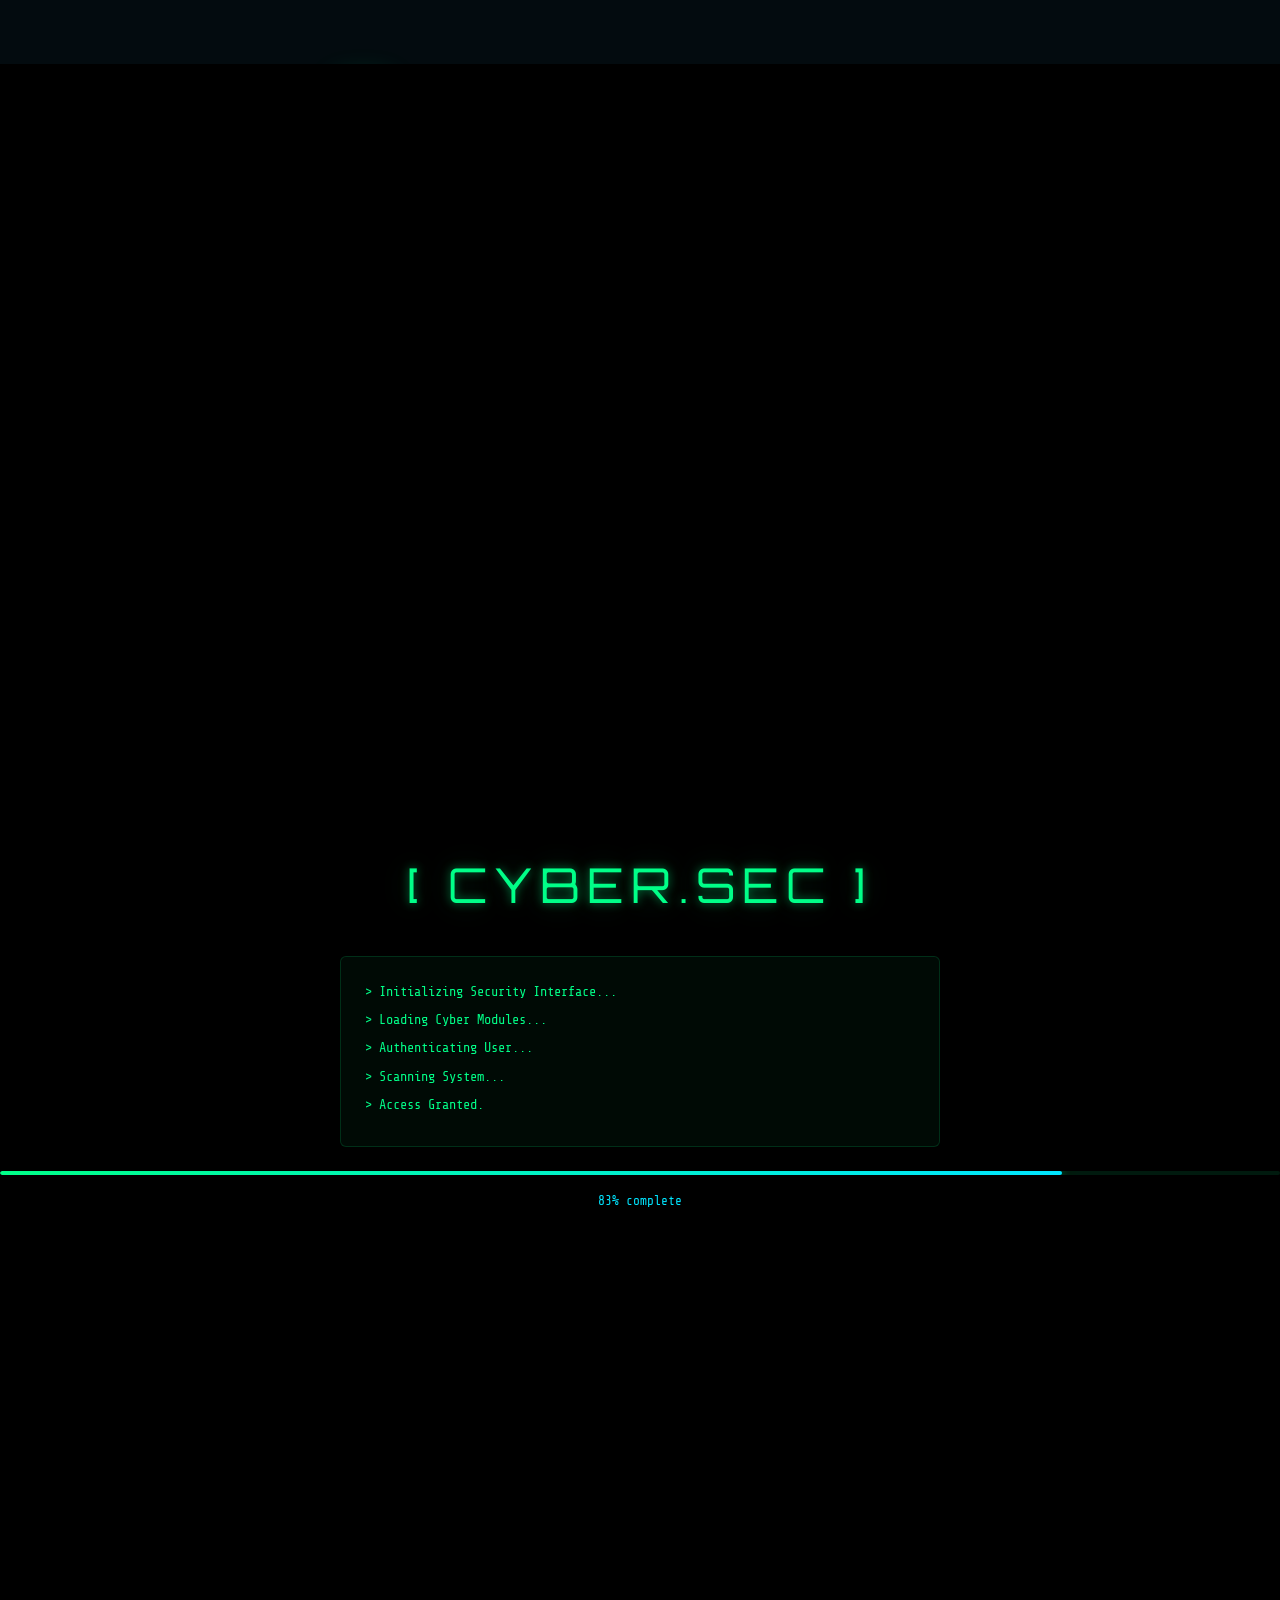
<file: index.html>
<!DOCTYPE html>
<html lang="en">
<head>
  <meta charset="UTF-8" />
  <meta name="viewport" content="width=device-width, initial-scale=1.0" />
  <title>Bayu Aji Prasetya | Cyber Security Portfolio</title>
  <link rel="stylesheet" href="style.css" />
</head>
<body>

<!-- Loading Screen -->
<div id="loading-screen">
  <div class="loading-logo">[ CYBER.SEC ]</div>
  <div class="loading-console"></div>
  <div class="loading-progress-wrap">
    <div class="loading-progress-bar"></div>
  </div>
  <div class="loading-status">0% complete</div>
</div>

<!-- Background + Scanline -->
<div class="bg-grid"></div>
<div class="scanline"></div>

<!-- Ticker -->
<div class="cyber-ticker" style="margin-top:64px;">
  <span class="ticker-inner">
    <span class="ticker-item"><span class="t-dot">●</span>System Status: SECURE</span>
    <span class="ticker-item"><span class="t-dot">●</span>Threat Level: LOW</span>
    <span class="ticker-item"><span class="t-dot">●</span>Firewall: ACTIVE</span>
    <span class="ticker-item"><span class="t-dot">●</span>CTF Active: Healthkathon BPJS 2025 — Top 70</span>
    <span class="ticker-item"><span class="t-dot">●</span>Last Scan: All systems nominal</span>
    <span class="ticker-item"><span class="t-dot">●</span>LKS Cyber Security — Juara 1 Kabupaten Banyumas 2026</span>
    <span class="ticker-item"><span class="t-dot">●</span>IDS: No intrusions detected</span>
  </span>
</div>

<!-- Navbar -->
<nav id="navbar">
  <a href="index.html" class="nav-brand">BAY<span>U</span>.SEC</a>
  <ul class="nav-links">
    <li><a href="index.html">Home</a></li>
    <li><a href="about.html">About</a></li>
    <li><a href="skills.html">Skills</a></li>
    <li><a href="achievements.html">Achievements</a></li>
    <li><a href="projects.html">Projects</a></li>
    <li><a href="certifications.html">Certifications</a></li>
    <li><a href="contact.html">Contact</a></li>
  </ul>
  <div class="nav-socials">
    <!-- GitHub -->
    <a href="https://github.com/bayyslowly" target="_blank" title="GitHub">
      <svg viewBox="0 0 24 24"><path d="M12 .297c-6.63 0-12 5.373-12 12 0 5.303 3.438 9.8 8.205 11.385.6.113.82-.258.82-.577 0-.285-.01-1.04-.015-2.04-3.338.724-4.042-1.61-4.042-1.61C4.422 18.07 3.633 17.7 3.633 17.7c-1.087-.744.084-.729.084-.729 1.205.084 1.838 1.236 1.838 1.236 1.07 1.835 2.809 1.305 3.495.998.108-.776.417-1.305.76-1.605-2.665-.3-5.466-1.332-5.466-5.93 0-1.31.465-2.38 1.235-3.22-.135-.303-.54-1.523.105-3.176 0 0 1.005-.322 3.3 1.23.96-.267 1.98-.399 3-.405 1.02.006 2.04.138 3 .405 2.28-1.552 3.285-1.23 3.285-1.23.645 1.653.24 2.873.12 3.176.765.84 1.23 1.91 1.23 3.22 0 4.61-2.805 5.625-5.475 5.92.42.36.81 1.096.81 2.22 0 1.606-.015 2.896-.015 3.286 0 .315.21.69.825.57C20.565 22.092 24 17.592 24 12.297c0-6.627-5.373-12-12-12"/></svg>
    </a>
    <!-- LinkedIn -->
    <a href="https://www.linkedin.com/in/bayu-aji-prasetya-9632b5362" target="_blank" title="LinkedIn">
      <svg viewBox="0 0 24 24"><path d="M20.447 20.452h-3.554v-5.569c0-1.328-.027-3.037-1.852-3.037-1.853 0-2.136 1.445-2.136 2.939v5.667H9.351V9h3.414v1.561h.046c.477-.9 1.637-1.85 3.37-1.85 3.601 0 4.267 2.37 4.267 5.455v6.286zM5.337 7.433a2.062 2.062 0 0 1-2.063-2.065 2.064 2.064 0 1 1 2.063 2.065zm1.782 13.019H3.555V9h3.564v11.452zM22.225 0H1.771C.792 0 0 .774 0 1.729v20.542C0 23.227.792 24 1.771 24h20.451C23.2 24 24 23.227 24 22.271V1.729C24 .774 23.2 0 22.222 0h.003z"/></svg>
    </a>
    <!-- Instagram -->
    <a href="#" title="Instagram (coming soon)">
      <svg viewBox="0 0 24 24"><path d="M12 2.163c3.204 0 3.584.012 4.85.07 3.252.148 4.771 1.691 4.919 4.919.058 1.265.069 1.645.069 4.849 0 3.205-.012 3.584-.069 4.849-.149 3.225-1.664 4.771-4.919 4.919-1.266.058-1.644.07-4.85.07-3.204 0-3.584-.012-4.849-.07-3.26-.149-4.771-1.699-4.919-4.92-.058-1.265-.07-1.644-.07-4.849 0-3.204.013-3.583.07-4.849.149-3.227 1.664-4.771 4.919-4.919 1.266-.057 1.645-.069 4.849-.069zm0-2.163c-3.259 0-3.667.014-4.947.072-4.358.2-6.78 2.618-6.98 6.98-.059 1.281-.073 1.689-.073 4.948 0 3.259.014 3.668.072 4.948.2 4.358 2.618 6.78 6.98 6.98 1.281.058 1.689.072 4.948.072 3.259 0 3.668-.014 4.948-.072 4.354-.2 6.782-2.618 6.979-6.98.059-1.28.073-1.689.073-4.948 0-3.259-.014-3.667-.072-4.947-.196-4.354-2.617-6.78-6.979-6.98-1.281-.059-1.69-.073-4.949-.073zm0 5.838a6.162 6.162 0 1 0 0 12.324 6.162 6.162 0 0 0 0-12.324zM12 16a4 4 0 1 1 0-8 4 4 0 0 1 0 8zm6.406-11.845a1.44 1.44 0 1 0 0 2.881 1.44 1.44 0 0 0 0-2.881z"/></svg>
    </a>
  </div>
  <button class="hamburger" id="hamburger-btn" aria-label="Menu">
    <span></span><span></span><span></span>
  </button>
</nav>

<!-- Mobile Nav -->
<nav class="mobile-nav" id="mobile-nav">
  <a href="index.html">Home</a>
  <a href="about.html">About</a>
  <a href="skills.html">Skills</a>
  <a href="achievements.html">Achievements</a>
  <a href="projects.html">Projects</a>
  <a href="certifications.html">Certifications</a>
  <a href="contact.html">Contact</a>
</nav>

<!-- Main -->
<main>
  <!-- Hero -->
  <section class="hero">
    <canvas id="matrix-canvas"></canvas>
    <div class="hero-content">
      <div class="hero-badge">◆ Cyber Security Portfolio ◆</div>
      <h1 class="hero-name">
        Bayu Aji
        <span class="name-accent">Prasetya</span>
      </h1>
      <div class="hero-typing">
        <span id="typing-text"></span><span class="cursor"></span>
      </div>
      <p class="hero-desc">
        Cyber Security student passionate about penetration testing,
        vulnerability discovery, and network security.
      </p>
      <div class="hero-btns">
        <a href="projects.html" class="btn btn-primary">Explore My Work</a>
        <a href="contact.html" class="btn btn-secondary">Contact Me</a>
      </div>
    </div>
  </section>

  <!-- Home panels row -->
  <section class="section" style="background:rgba(0,0,0,0.3);">
    <div class="container">
      <div style="display:grid;grid-template-columns:repeat(auto-fit,minmax(280px,1fr));gap:2rem;">

        <!-- Terminal -->
        <div>
          <div class="section-title" style="font-size:1rem;margin-bottom:1rem;">▶ Terminal</div>
          <div class="terminal-wrap" style="margin:0;">
            <div class="terminal">
              <div class="terminal-header">
                <div class="terminal-dot red"></div>
                <div class="terminal-dot yellow"></div>
                <div class="terminal-dot green"></div>
                <span class="terminal-title">root@bayu-sec:~</span>
              </div>
              <div class="terminal-body" id="terminal-body"></div>
              <div class="terminal-input-row">
                <span>root@bayu-sec:~$</span>
                <input type="text" id="terminal-input" autocomplete="off" spellcheck="false" placeholder="type a command..." />
              </div>
            </div>
          </div>
        </div>

        <!-- Scanner -->
        <div>
          <div class="section-title" style="font-size:1rem;margin-bottom:1rem;">▶ Vulnerability Scanner</div>
          <div class="scanner-widget">
            <div class="scanner-header">VULN-SCAN v2.1 — system.local</div>
            <div class="scan-progress-wrap"><div class="scan-progress-bar"></div></div>
            <div class="scanner-body"></div>
          </div>
        </div>

        <!-- Network Map -->
        <div>
          <div class="section-title" style="font-size:1rem;margin-bottom:1rem;">▶ Network Map</div>
          <div class="network-canvas-wrap">
            <canvas id="network-canvas"></canvas>
          </div>
        </div>

      </div>
    </div>
  </section>

  <!-- Quick Stats -->
  <section class="section">
    <div class="container">
      <div style="display:grid;grid-template-columns:repeat(auto-fit,minmax(160px,1fr));gap:1.5rem;text-align:center;">
        <div class="panel">
          <div style="font-family:var(--font-display);font-size:2.5rem;color:var(--green);text-shadow:var(--glow-green);">3+</div>
          <div style="font-family:var(--font-mono);font-size:0.75rem;color:var(--text-dim);text-transform:uppercase;letter-spacing:0.1em;margin-top:0.25rem;">Projects</div>
        </div>
        <div class="panel">
          <div style="font-family:var(--font-display);font-size:2.5rem;color:var(--cyan);text-shadow:var(--glow-cyan);">6+</div>
          <div style="font-family:var(--font-mono);font-size:0.75rem;color:var(--text-dim);text-transform:uppercase;letter-spacing:0.1em;margin-top:0.25rem;">Certifications</div>
        </div>
        <div class="panel">
          <div style="font-family:var(--font-display);font-size:2.5rem;color:var(--green);text-shadow:var(--glow-green);">#1</div>
          <div style="font-family:var(--font-mono);font-size:0.75rem;color:var(--text-dim);text-transform:uppercase;letter-spacing:0.1em;margin-top:0.25rem;">LKS Kabupaten</div>
        </div>
        <div class="panel">
          <div style="font-family:var(--font-display);font-size:2.5rem;color:var(--cyan);text-shadow:var(--glow-cyan);">70</div>
          <div style="font-family:var(--font-mono);font-size:0.75rem;color:var(--text-dim);text-transform:uppercase;letter-spacing:0.1em;margin-top:0.25rem;">CTF Top Rank</div>
        </div>
      </div>
    </div>
  </section>
</main>

<!-- Footer -->
<footer>
  <div class="footer-inner">
    <div class="footer-brand">BAYU.SEC</div>
    <div class="footer-center">
      <div class="footer-status">System Status: Secure</div>
      <div class="footer-copy">© 2026 Bayu Aji Prasetya &nbsp;|&nbsp; Cyber Security Portfolio</div>
    </div>
    <div class="footer-socials">
      <a href="https://github.com/bayyslowly" target="_blank">
        <svg viewBox="0 0 24 24"><path d="M12 .297c-6.63 0-12 5.373-12 12 0 5.303 3.438 9.8 8.205 11.385.6.113.82-.258.82-.577 0-.285-.01-1.04-.015-2.04-3.338.724-4.042-1.61-4.042-1.61C4.422 18.07 3.633 17.7 3.633 17.7c-1.087-.744.084-.729.084-.729 1.205.084 1.838 1.236 1.838 1.236 1.07 1.835 2.809 1.305 3.495.998.108-.776.417-1.305.76-1.605-2.665-.3-5.466-1.332-5.466-5.93 0-1.31.465-2.38 1.235-3.22-.135-.303-.54-1.523.105-3.176 0 0 1.005-.322 3.3 1.23.96-.267 1.98-.399 3-.405 1.02.006 2.04.138 3 .405 2.28-1.552 3.285-1.23 3.285-1.23.645 1.653.24 2.873.12 3.176.765.84 1.23 1.91 1.23 3.22 0 4.61-2.805 5.625-5.475 5.92.42.36.81 1.096.81 2.22 0 1.606-.015 2.896-.015 3.286 0 .315.21.69.825.57C20.565 22.092 24 17.592 24 12.297c0-6.627-5.373-12-12-12"/></svg>
      </a>
      <a href="https://www.linkedin.com/in/bayu-aji-prasetya-9632b5362" target="_blank">
        <svg viewBox="0 0 24 24"><path d="M20.447 20.452h-3.554v-5.569c0-1.328-.027-3.037-1.852-3.037-1.853 0-2.136 1.445-2.136 2.939v5.667H9.351V9h3.414v1.561h.046c.477-.9 1.637-1.85 3.37-1.85 3.601 0 4.267 2.37 4.267 5.455v6.286zM5.337 7.433a2.062 2.062 0 0 1-2.063-2.065 2.064 2.064 0 1 1 2.063 2.065zm1.782 13.019H3.555V9h3.564v11.452zM22.225 0H1.771C.792 0 0 .774 0 1.729v20.542C0 23.227.792 24 1.771 24h20.451C23.2 24 24 23.227 24 22.271V1.729C24 .774 23.2 0 22.222 0h.003z"/></svg>
      </a>
      <a href="#" title="Instagram">
        <svg viewBox="0 0 24 24"><path d="M12 2.163c3.204 0 3.584.012 4.85.07 3.252.148 4.771 1.691 4.919 4.919.058 1.265.069 1.645.069 4.849 0 3.205-.012 3.584-.069 4.849-.149 3.225-1.664 4.771-4.919 4.919-1.266.058-1.644.07-4.85.07-3.204 0-3.584-.012-4.849-.07-3.26-.149-4.771-1.699-4.919-4.92-.058-1.265-.07-1.644-.07-4.849 0-3.204.013-3.583.07-4.849.149-3.227 1.664-4.771 4.919-4.919 1.266-.057 1.645-.069 4.849-.069zm0-2.163c-3.259 0-3.667.014-4.947.072-4.358.2-6.78 2.618-6.98 6.98-.059 1.281-.073 1.689-.073 4.948 0 3.259.014 3.668.072 4.948.2 4.358 2.618 6.78 6.98 6.98 1.281.058 1.689.072 4.948.072 3.259 0 3.668-.014 4.948-.072 4.354-.2 6.782-2.618 6.979-6.98.059-1.28.073-1.689.073-4.948 0-3.259-.014-3.667-.072-4.947-.196-4.354-2.617-6.78-6.979-6.98-1.281-.059-1.69-.073-4.949-.073zm0 5.838a6.162 6.162 0 1 0 0 12.324 6.162 6.162 0 0 0 0-12.324zM12 16a4 4 0 1 1 0-8 4 4 0 0 1 0 8zm6.406-11.845a1.44 1.44 0 1 0 0 2.881 1.44 1.44 0 0 0 0-2.881z"/></svg>
      </a>
    </div>
  </div>
</footer>

<script src="script.js"></script>
</body>
</html>
</file>
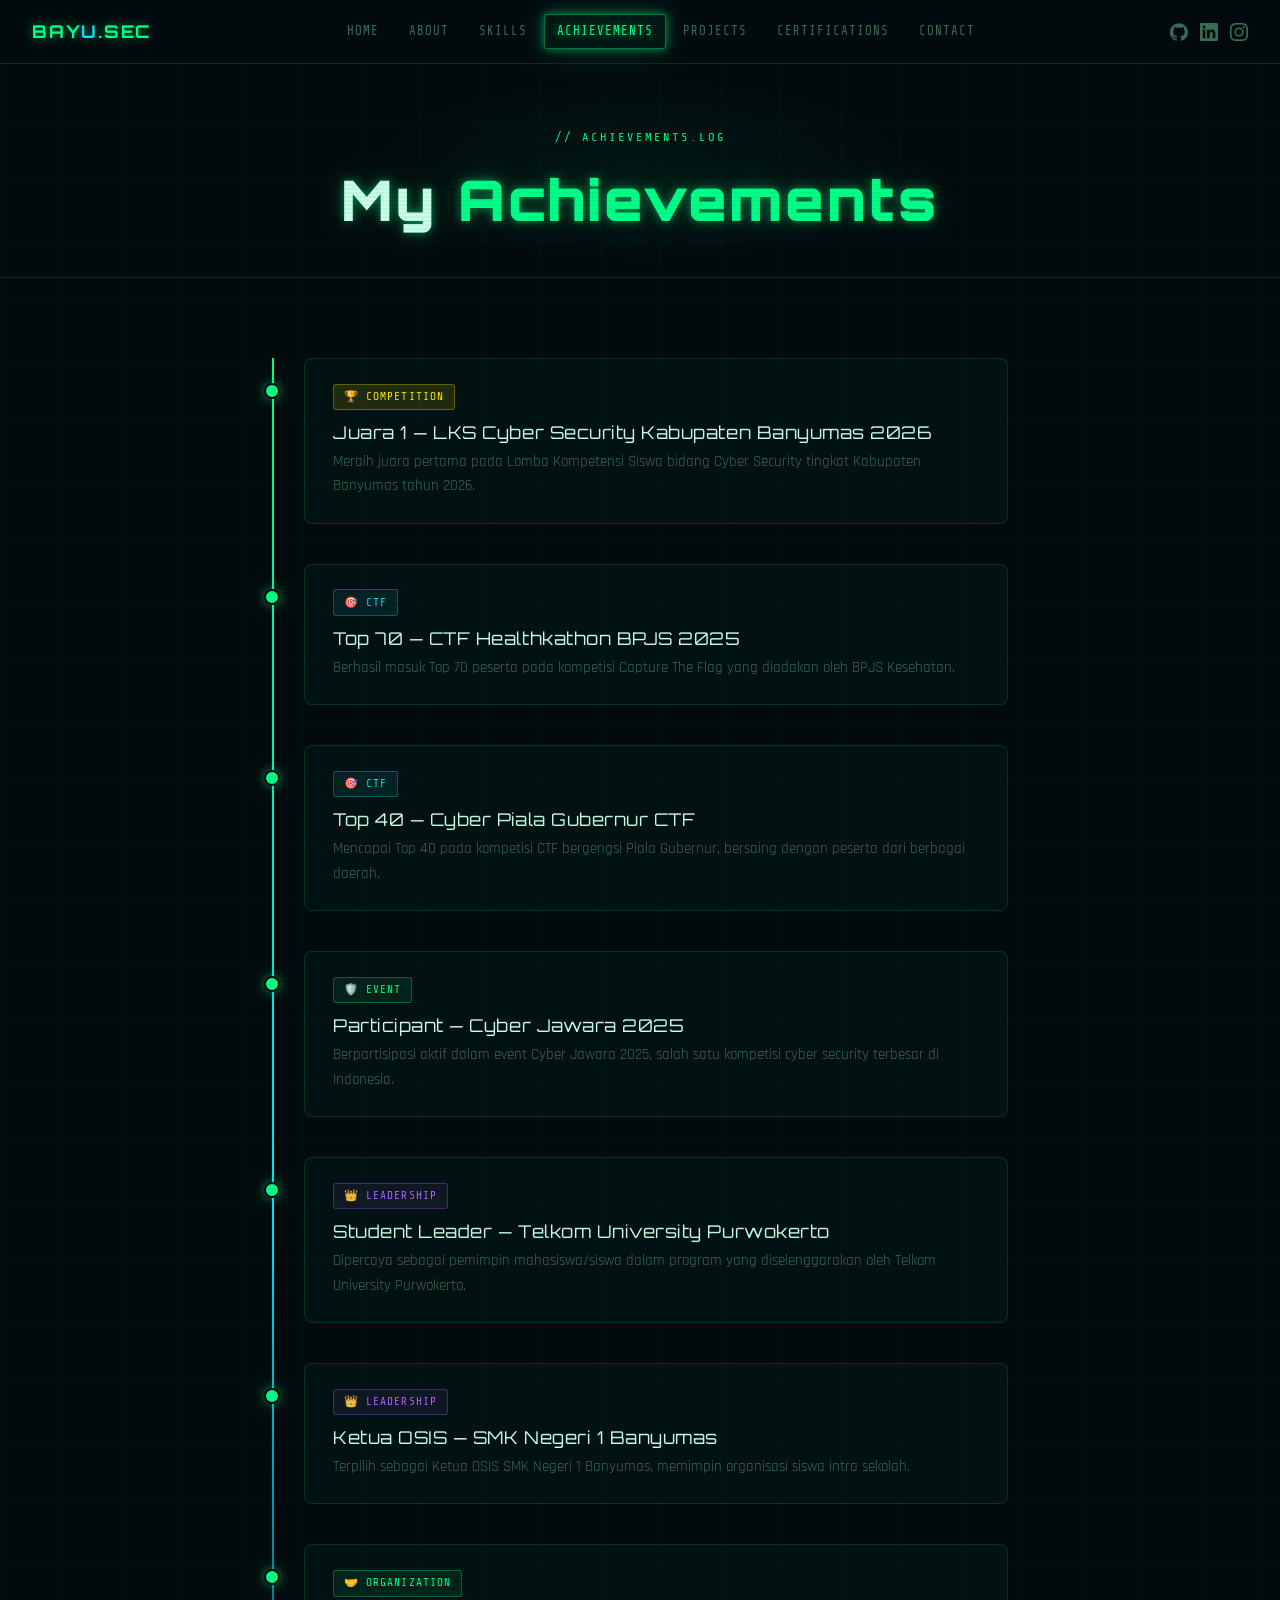
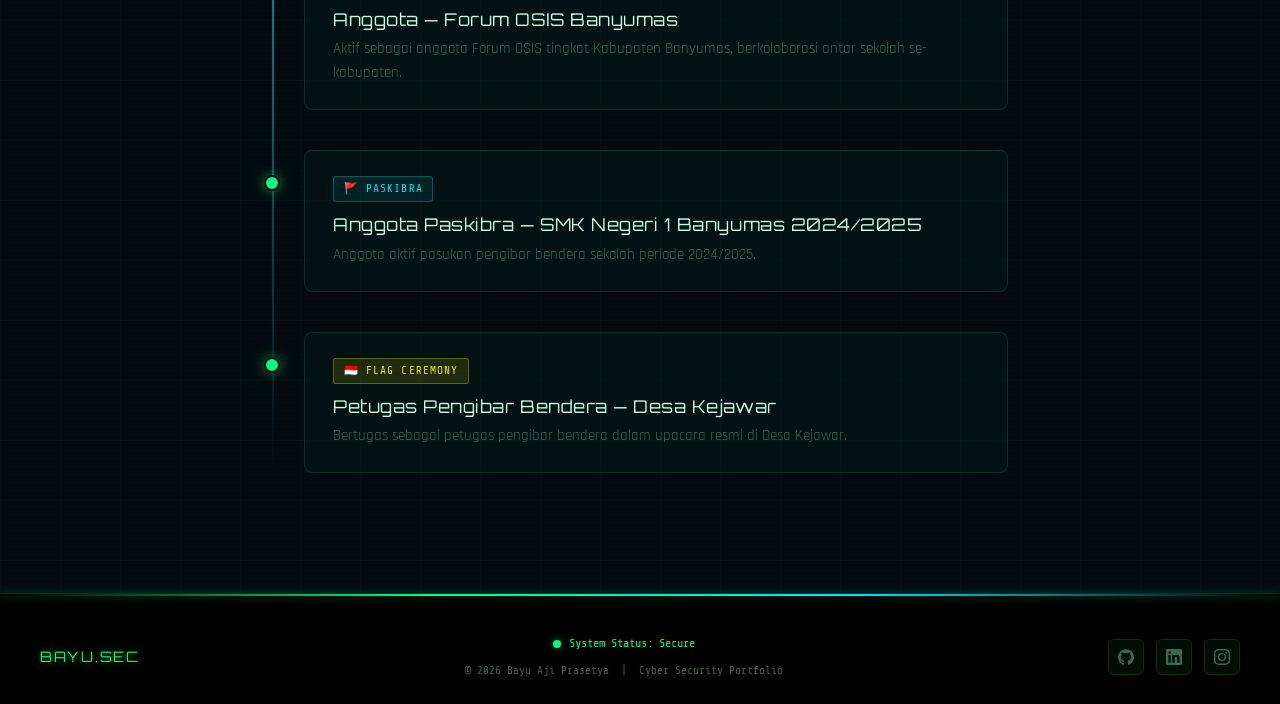
<file: achievements.html>
<!DOCTYPE html>
<html lang="en">
<head>
  <meta charset="UTF-8" />
  <meta name="viewport" content="width=device-width, initial-scale=1.0" />
  <title>Achievements | Bayu Aji Prasetya</title>
  <link rel="stylesheet" href="style.css" />
</head>
<body>
<div class="bg-grid"></div>
<div class="scanline"></div>

<nav id="navbar">
  <a href="index.html" class="nav-brand">BAY<span>U</span>.SEC</a>
  <ul class="nav-links">
    <li><a href="index.html">Home</a></li>
    <li><a href="about.html">About</a></li>
    <li><a href="skills.html">Skills</a></li>
    <li><a href="achievements.html">Achievements</a></li>
    <li><a href="projects.html">Projects</a></li>
    <li><a href="certifications.html">Certifications</a></li>
    <li><a href="contact.html">Contact</a></li>
  </ul>
  <div class="nav-socials">
    <a href="https://github.com/bayyslowly" target="_blank" title="GitHub"><svg viewBox="0 0 24 24"><path d="M12 .297c-6.63 0-12 5.373-12 12 0 5.303 3.438 9.8 8.205 11.385.6.113.82-.258.82-.577 0-.285-.01-1.04-.015-2.04-3.338.724-4.042-1.61-4.042-1.61C4.422 18.07 3.633 17.7 3.633 17.7c-1.087-.744.084-.729.084-.729 1.205.084 1.838 1.236 1.838 1.236 1.07 1.835 2.809 1.305 3.495.998.108-.776.417-1.305.76-1.605-2.665-.3-5.466-1.332-5.466-5.93 0-1.31.465-2.38 1.235-3.22-.135-.303-.54-1.523.105-3.176 0 0 1.005-.322 3.3 1.23.96-.267 1.98-.399 3-.405 1.02.006 2.04.138 3 .405 2.28-1.552 3.285-1.23 3.285-1.23.645 1.653.24 2.873.12 3.176.765.84 1.23 1.91 1.23 3.22 0 4.61-2.805 5.625-5.475 5.92.42.36.81 1.096.81 2.22 0 1.606-.015 2.896-.015 3.286 0 .315.21.69.825.57C20.565 22.092 24 17.592 24 12.297c0-6.627-5.373-12-12-12"/></svg></a>
    <a href="https://www.linkedin.com/in/bayu-aji-prasetya-9632b5362" target="_blank" title="LinkedIn"><svg viewBox="0 0 24 24"><path d="M20.447 20.452h-3.554v-5.569c0-1.328-.027-3.037-1.852-3.037-1.853 0-2.136 1.445-2.136 2.939v5.667H9.351V9h3.414v1.561h.046c.477-.9 1.637-1.85 3.37-1.85 3.601 0 4.267 2.37 4.267 5.455v6.286zM5.337 7.433a2.062 2.062 0 0 1-2.063-2.065 2.064 2.064 0 1 1 2.063 2.065zm1.782 13.019H3.555V9h3.564v11.452zM22.225 0H1.771C.792 0 0 .774 0 1.729v20.542C0 23.227.792 24 1.771 24h20.451C23.2 24 24 23.227 24 22.271V1.729C24 .774 23.2 0 22.222 0h.003z"/></svg></a>
    <a href="#" title="Instagram"><svg viewBox="0 0 24 24"><path d="M12 2.163c3.204 0 3.584.012 4.85.07 3.252.148 4.771 1.691 4.919 4.919.058 1.265.069 1.645.069 4.849 0 3.205-.012 3.584-.069 4.849-.149 3.225-1.664 4.771-4.919 4.919-1.266.058-1.644.07-4.85.07-3.204 0-3.584-.012-4.849-.07-3.26-.149-4.771-1.699-4.919-4.92-.058-1.265-.07-1.644-.07-4.849 0-3.204.013-3.583.07-4.849.149-3.227 1.664-4.771 4.919-4.919 1.266-.057 1.645-.069 4.849-.069zm0-2.163c-3.259 0-3.667.014-4.947.072-4.358.2-6.78 2.618-6.98 6.98-.059 1.281-.073 1.689-.073 4.948 0 3.259.014 3.668.072 4.948.2 4.358 2.618 6.78 6.98 6.98 1.281.058 1.689.072 4.948.072 3.259 0 3.668-.014 4.948-.072 4.354-.2 6.782-2.618 6.979-6.98.059-1.28.073-1.689.073-4.948 0-3.259-.014-3.667-.072-4.947-.196-4.354-2.617-6.78-6.979-6.98-1.281-.059-1.69-.073-4.949-.073zm0 5.838a6.162 6.162 0 1 0 0 12.324 6.162 6.162 0 0 0 0-12.324zM12 16a4 4 0 1 1 0-8 4 4 0 0 1 0 8zm6.406-11.845a1.44 1.44 0 1 0 0 2.881 1.44 1.44 0 0 0 0-2.881z"/></svg></a>
  </div>
  <button class="hamburger" id="hamburger-btn"><span></span><span></span><span></span></button>
</nav>
<nav class="mobile-nav" id="mobile-nav">
  <a href="index.html">Home</a><a href="about.html">About</a><a href="skills.html">Skills</a>
  <a href="achievements.html">Achievements</a><a href="projects.html">Projects</a>
  <a href="certifications.html">Certifications</a><a href="contact.html">Contact</a>
</nav>

<main>
  <div class="page-header">
    <span class="page-tag">// achievements.log</span>
    <h1 class="page-title">My <span>Achievements</span></h1>
  </div>

  <section class="section">
    <div class="container" style="max-width:800px;">
      <div class="timeline">

        <div class="timeline-item">
          <span class="timeline-badge badge-gold">🏆 Competition</span>
          <div class="timeline-title">Juara 1 — LKS Cyber Security Kabupaten Banyumas 2026</div>
          <div class="timeline-desc">Meraih juara pertama pada Lomba Kompetensi Siswa bidang Cyber Security tingkat Kabupaten Banyumas tahun 2026.</div>
        </div>

        <div class="timeline-item">
          <span class="timeline-badge badge-cyan">🎯 CTF</span>
          <div class="timeline-title">Top 70 — CTF Healthkathon BPJS 2025</div>
          <div class="timeline-desc">Berhasil masuk Top 70 peserta pada kompetisi Capture The Flag yang diadakan oleh BPJS Kesehatan.</div>
        </div>

        <div class="timeline-item">
          <span class="timeline-badge badge-cyan">🎯 CTF</span>
          <div class="timeline-title">Top 40 — Cyber Piala Gubernur CTF</div>
          <div class="timeline-desc">Mencapai Top 40 pada kompetisi CTF bergengsi Piala Gubernur, bersaing dengan peserta dari berbagai daerah.</div>
        </div>

        <div class="timeline-item">
          <span class="timeline-badge badge-green">🛡️ Event</span>
          <div class="timeline-title">Participant — Cyber Jawara 2025</div>
          <div class="timeline-desc">Berpartisipasi aktif dalam event Cyber Jawara 2025, salah satu kompetisi cyber security terbesar di Indonesia.</div>
        </div>

        <div class="timeline-item">
          <span class="timeline-badge badge-purple">👑 Leadership</span>
          <div class="timeline-title">Student Leader — Telkom University Purwokerto</div>
          <div class="timeline-desc">Dipercaya sebagai pemimpin mahasiswa/siswa dalam program yang diselenggarakan oleh Telkom University Purwokerto.</div>
        </div>

        <div class="timeline-item">
          <span class="timeline-badge badge-purple">👑 Leadership</span>
          <div class="timeline-title">Ketua OSIS — SMK Negeri 1 Banyumas</div>
          <div class="timeline-desc">Terpilih sebagai Ketua OSIS SMK Negeri 1 Banyumas, memimpin organisasi siswa intra sekolah.</div>
        </div>

        <div class="timeline-item">
          <span class="timeline-badge badge-green">🤝 Organization</span>
          <div class="timeline-title">Anggota — Forum OSIS Banyumas</div>
          <div class="timeline-desc">Aktif sebagai anggota Forum OSIS tingkat Kabupaten Banyumas, berkolaborasi antar sekolah se-kabupaten.</div>
        </div>

        <div class="timeline-item">
          <span class="timeline-badge badge-cyan">🚩 Paskibra</span>
          <div class="timeline-title">Anggota Paskibra — SMK Negeri 1 Banyumas 2024/2025</div>
          <div class="timeline-desc">Anggota aktif pasukan pengibar bendera sekolah periode 2024/2025.</div>
        </div>

        <div class="timeline-item">
          <span class="timeline-badge badge-gold">🇮🇩 Flag Ceremony</span>
          <div class="timeline-title">Petugas Pengibar Bendera — Desa Kejawar</div>
          <div class="timeline-desc">Bertugas sebagai petugas pengibar bendera dalam upacara resmi di Desa Kejawar.</div>
        </div>

      </div>
    </div>
  </section>
</main>

<footer>
  <div class="footer-inner">
    <div class="footer-brand">BAYU.SEC</div>
    <div class="footer-center">
      <div class="footer-status">System Status: Secure</div>
      <div class="footer-copy">© 2026 Bayu Aji Prasetya &nbsp;|&nbsp; Cyber Security Portfolio</div>
    </div>
    <div class="footer-socials">
      <a href="https://github.com/bayyslowly" target="_blank"><svg viewBox="0 0 24 24"><path d="M12 .297c-6.63 0-12 5.373-12 12 0 5.303 3.438 9.8 8.205 11.385.6.113.82-.258.82-.577 0-.285-.01-1.04-.015-2.04-3.338.724-4.042-1.61-4.042-1.61C4.422 18.07 3.633 17.7 3.633 17.7c-1.087-.744.084-.729.084-.729 1.205.084 1.838 1.236 1.838 1.236 1.07 1.835 2.809 1.305 3.495.998.108-.776.417-1.305.76-1.605-2.665-.3-5.466-1.332-5.466-5.93 0-1.31.465-2.38 1.235-3.22-.135-.303-.54-1.523.105-3.176 0 0 1.005-.322 3.3 1.23.96-.267 1.98-.399 3-.405 1.02.006 2.04.138 3 .405 2.28-1.552 3.285-1.23 3.285-1.23.645 1.653.24 2.873.12 3.176.765.84 1.23 1.91 1.23 3.22 0 4.61-2.805 5.625-5.475 5.92.42.36.81 1.096.81 2.22 0 1.606-.015 2.896-.015 3.286 0 .315.21.69.825.57C20.565 22.092 24 17.592 24 12.297c0-6.627-5.373-12-12-12"/></svg></a>
      <a href="https://www.linkedin.com/in/bayu-aji-prasetya-9632b5362" target="_blank"><svg viewBox="0 0 24 24"><path d="M20.447 20.452h-3.554v-5.569c0-1.328-.027-3.037-1.852-3.037-1.853 0-2.136 1.445-2.136 2.939v5.667H9.351V9h3.414v1.561h.046c.477-.9 1.637-1.85 3.37-1.85 3.601 0 4.267 2.37 4.267 5.455v6.286zM5.337 7.433a2.062 2.062 0 0 1-2.063-2.065 2.064 2.064 0 1 1 2.063 2.065zm1.782 13.019H3.555V9h3.564v11.452zM22.225 0H1.771C.792 0 0 .774 0 1.729v20.542C0 23.227.792 24 1.771 24h20.451C23.2 24 24 23.227 24 22.271V1.729C24 .774 23.2 0 22.222 0h.003z"/></svg></a>
      <a href="#"><svg viewBox="0 0 24 24"><path d="M12 2.163c3.204 0 3.584.012 4.85.07 3.252.148 4.771 1.691 4.919 4.919.058 1.265.069 1.645.069 4.849 0 3.205-.012 3.584-.069 4.849-.149 3.225-1.664 4.771-4.919 4.919-1.266.058-1.644.07-4.85.07-3.204 0-3.584-.012-4.849-.07-3.26-.149-4.771-1.699-4.919-4.92-.058-1.265-.07-1.644-.07-4.849 0-3.204.013-3.583.07-4.849.149-3.227 1.664-4.771 4.919-4.919 1.266-.057 1.645-.069 4.849-.069zm0-2.163c-3.259 0-3.667.014-4.947.072-4.358.2-6.78 2.618-6.98 6.98-.059 1.281-.073 1.689-.073 4.948 0 3.259.014 3.668.072 4.948.2 4.358 2.618 6.78 6.98 6.98 1.281.058 1.689.072 4.948.072 3.259 0 3.668-.014 4.948-.072 4.354-.2 6.782-2.618 6.979-6.98.059-1.28.073-1.689.073-4.948 0-3.259-.014-3.667-.072-4.947-.196-4.354-2.617-6.78-6.979-6.98-1.281-.059-1.69-.073-4.949-.073zm0 5.838a6.162 6.162 0 1 0 0 12.324 6.162 6.162 0 0 0 0-12.324zM12 16a4 4 0 1 1 0-8 4 4 0 0 1 0 8zm6.406-11.845a1.44 1.44 0 1 0 0 2.881 1.44 1.44 0 0 0 0-2.881z"/></svg></a>
    </div>
  </div>
</footer>
<script src="script.js"></script>
</body>
</html>
</file>
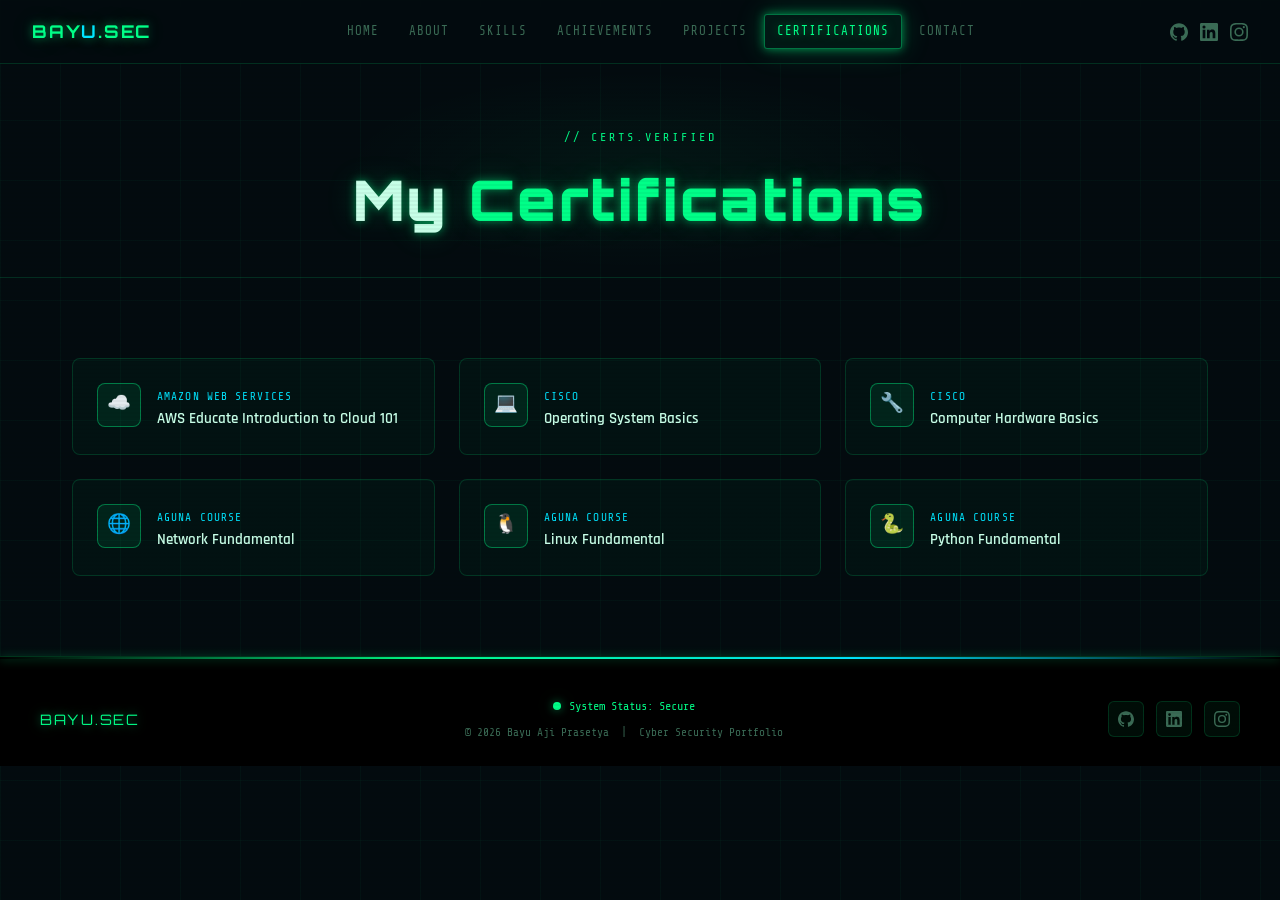
<file: certifications.html>
<!DOCTYPE html>
<html lang="en">
<head>
  <meta charset="UTF-8" />
  <meta name="viewport" content="width=device-width, initial-scale=1.0" />
  <title>Certifications | Bayu Aji Prasetya</title>
  <link rel="stylesheet" href="style.css" />
</head>
<body>
<div class="bg-grid"></div>
<div class="scanline"></div>

<nav id="navbar">
  <a href="index.html" class="nav-brand">BAY<span>U</span>.SEC</a>
  <ul class="nav-links">
    <li><a href="index.html">Home</a></li>
    <li><a href="about.html">About</a></li>
    <li><a href="skills.html">Skills</a></li>
    <li><a href="achievements.html">Achievements</a></li>
    <li><a href="projects.html">Projects</a></li>
    <li><a href="certifications.html">Certifications</a></li>
    <li><a href="contact.html">Contact</a></li>
  </ul>
  <div class="nav-socials">
    <a href="https://github.com/bayyslowly" target="_blank" title="GitHub"><svg viewBox="0 0 24 24"><path d="M12 .297c-6.63 0-12 5.373-12 12 0 5.303 3.438 9.8 8.205 11.385.6.113.82-.258.82-.577 0-.285-.01-1.04-.015-2.04-3.338.724-4.042-1.61-4.042-1.61C4.422 18.07 3.633 17.7 3.633 17.7c-1.087-.744.084-.729.084-.729 1.205.084 1.838 1.236 1.838 1.236 1.07 1.835 2.809 1.305 3.495.998.108-.776.417-1.305.76-1.605-2.665-.3-5.466-1.332-5.466-5.93 0-1.31.465-2.38 1.235-3.22-.135-.303-.54-1.523.105-3.176 0 0 1.005-.322 3.3 1.23.96-.267 1.98-.399 3-.405 1.02.006 2.04.138 3 .405 2.28-1.552 3.285-1.23 3.285-1.23.645 1.653.24 2.873.12 3.176.765.84 1.23 1.91 1.23 3.22 0 4.61-2.805 5.625-5.475 5.92.42.36.81 1.096.81 2.22 0 1.606-.015 2.896-.015 3.286 0 .315.21.69.825.57C20.565 22.092 24 17.592 24 12.297c0-6.627-5.373-12-12-12"/></svg></a>
    <a href="https://www.linkedin.com/in/bayu-aji-prasetya-9632b5362" target="_blank" title="LinkedIn"><svg viewBox="0 0 24 24"><path d="M20.447 20.452h-3.554v-5.569c0-1.328-.027-3.037-1.852-3.037-1.853 0-2.136 1.445-2.136 2.939v5.667H9.351V9h3.414v1.561h.046c.477-.9 1.637-1.85 3.37-1.85 3.601 0 4.267 2.37 4.267 5.455v6.286zM5.337 7.433a2.062 2.062 0 0 1-2.063-2.065 2.064 2.064 0 1 1 2.063 2.065zm1.782 13.019H3.555V9h3.564v11.452zM22.225 0H1.771C.792 0 0 .774 0 1.729v20.542C0 23.227.792 24 1.771 24h20.451C23.2 24 24 23.227 24 22.271V1.729C24 .774 23.2 0 22.222 0h.003z"/></svg></a>
    <a href="#" title="Instagram"><svg viewBox="0 0 24 24"><path d="M12 2.163c3.204 0 3.584.012 4.85.07 3.252.148 4.771 1.691 4.919 4.919.058 1.265.069 1.645.069 4.849 0 3.205-.012 3.584-.069 4.849-.149 3.225-1.664 4.771-4.919 4.919-1.266.058-1.644.07-4.85.07-3.204 0-3.584-.012-4.849-.07-3.26-.149-4.771-1.699-4.919-4.92-.058-1.265-.07-1.644-.07-4.849 0-3.204.013-3.583.07-4.849.149-3.227 1.664-4.771 4.919-4.919 1.266-.057 1.645-.069 4.849-.069zm0-2.163c-3.259 0-3.667.014-4.947.072-4.358.2-6.78 2.618-6.98 6.98-.059 1.281-.073 1.689-.073 4.948 0 3.259.014 3.668.072 4.948.2 4.358 2.618 6.78 6.98 6.98 1.281.058 1.689.072 4.948.072 3.259 0 3.668-.014 4.948-.072 4.354-.2 6.782-2.618 6.979-6.98.059-1.28.073-1.689.073-4.948 0-3.259-.014-3.667-.072-4.947-.196-4.354-2.617-6.78-6.979-6.98-1.281-.059-1.69-.073-4.949-.073zm0 5.838a6.162 6.162 0 1 0 0 12.324 6.162 6.162 0 0 0 0-12.324zM12 16a4 4 0 1 1 0-8 4 4 0 0 1 0 8zm6.406-11.845a1.44 1.44 0 1 0 0 2.881 1.44 1.44 0 0 0 0-2.881z"/></svg></a>
  </div>
  <button class="hamburger" id="hamburger-btn"><span></span><span></span><span></span></button>
</nav>
<nav class="mobile-nav" id="mobile-nav">
  <a href="index.html">Home</a><a href="about.html">About</a><a href="skills.html">Skills</a>
  <a href="achievements.html">Achievements</a><a href="projects.html">Projects</a>
  <a href="certifications.html">Certifications</a><a href="contact.html">Contact</a>
</nav>

<main>
  <div class="page-header">
    <span class="page-tag">// certs.verified</span>
    <h1 class="page-title">My <span>Certifications</span></h1>
  </div>

  <section class="section">
    <div class="container">
      <div class="cert-grid">

        <div class="cert-card">
          <div class="cert-icon">☁️</div>
          <div class="cert-info">
            <span class="cert-provider">Amazon Web Services</span>
            <div class="cert-name">AWS Educate Introduction to Cloud 101</div>
          </div>
        </div>

        <div class="cert-card">
          <div class="cert-icon">💻</div>
          <div class="cert-info">
            <span class="cert-provider">Cisco</span>
            <div class="cert-name">Operating System Basics</div>
          </div>
        </div>

        <div class="cert-card">
          <div class="cert-icon">🔧</div>
          <div class="cert-info">
            <span class="cert-provider">Cisco</span>
            <div class="cert-name">Computer Hardware Basics</div>
          </div>
        </div>

        <div class="cert-card">
          <div class="cert-icon">🌐</div>
          <div class="cert-info">
            <span class="cert-provider">Aguna Course</span>
            <div class="cert-name">Network Fundamental</div>
          </div>
        </div>

        <div class="cert-card">
          <div class="cert-icon">🐧</div>
          <div class="cert-info">
            <span class="cert-provider">Aguna Course</span>
            <div class="cert-name">Linux Fundamental</div>
          </div>
        </div>

        <div class="cert-card">
          <div class="cert-icon">🐍</div>
          <div class="cert-info">
            <span class="cert-provider">Aguna Course</span>
            <div class="cert-name">Python Fundamental</div>
          </div>
        </div>

      </div>
    </div>
  </section>
</main>

<footer>
  <div class="footer-inner">
    <div class="footer-brand">BAYU.SEC</div>
    <div class="footer-center">
      <div class="footer-status">System Status: Secure</div>
      <div class="footer-copy">© 2026 Bayu Aji Prasetya &nbsp;|&nbsp; Cyber Security Portfolio</div>
    </div>
    <div class="footer-socials">
      <a href="https://github.com/bayyslowly" target="_blank"><svg viewBox="0 0 24 24"><path d="M12 .297c-6.63 0-12 5.373-12 12 0 5.303 3.438 9.8 8.205 11.385.6.113.82-.258.82-.577 0-.285-.01-1.04-.015-2.04-3.338.724-4.042-1.61-4.042-1.61C4.422 18.07 3.633 17.7 3.633 17.7c-1.087-.744.084-.729.084-.729 1.205.084 1.838 1.236 1.838 1.236 1.07 1.835 2.809 1.305 3.495.998.108-.776.417-1.305.76-1.605-2.665-.3-5.466-1.332-5.466-5.93 0-1.31.465-2.38 1.235-3.22-.135-.303-.54-1.523.105-3.176 0 0 1.005-.322 3.3 1.23.96-.267 1.98-.399 3-.405 1.02.006 2.04.138 3 .405 2.28-1.552 3.285-1.23 3.285-1.23.645 1.653.24 2.873.12 3.176.765.84 1.23 1.91 1.23 3.22 0 4.61-2.805 5.625-5.475 5.92.42.36.81 1.096.81 2.22 0 1.606-.015 2.896-.015 3.286 0 .315.21.69.825.57C20.565 22.092 24 17.592 24 12.297c0-6.627-5.373-12-12-12"/></svg></a>
      <a href="https://www.linkedin.com/in/bayu-aji-prasetya-9632b5362" target="_blank"><svg viewBox="0 0 24 24"><path d="M20.447 20.452h-3.554v-5.569c0-1.328-.027-3.037-1.852-3.037-1.853 0-2.136 1.445-2.136 2.939v5.667H9.351V9h3.414v1.561h.046c.477-.9 1.637-1.85 3.37-1.85 3.601 0 4.267 2.37 4.267 5.455v6.286zM5.337 7.433a2.062 2.062 0 0 1-2.063-2.065 2.064 2.064 0 1 1 2.063 2.065zm1.782 13.019H3.555V9h3.564v11.452zM22.225 0H1.771C.792 0 0 .774 0 1.729v20.542C0 23.227.792 24 1.771 24h20.451C23.2 24 24 23.227 24 22.271V1.729C24 .774 23.2 0 22.222 0h.003z"/></svg></a>
      <a href="#"><svg viewBox="0 0 24 24"><path d="M12 2.163c3.204 0 3.584.012 4.85.07 3.252.148 4.771 1.691 4.919 4.919.058 1.265.069 1.645.069 4.849 0 3.205-.012 3.584-.069 4.849-.149 3.225-1.664 4.771-4.919 4.919-1.266.058-1.644.07-4.85.07-3.204 0-3.584-.012-4.849-.07-3.26-.149-4.771-1.699-4.919-4.92-.058-1.265-.07-1.644-.07-4.849 0-3.204.013-3.583.07-4.849.149-3.227 1.664-4.771 4.919-4.919 1.266-.057 1.645-.069 4.849-.069zm0-2.163c-3.259 0-3.667.014-4.947.072-4.358.2-6.78 2.618-6.98 6.98-.059 1.281-.073 1.689-.073 4.948 0 3.259.014 3.668.072 4.948.2 4.358 2.618 6.78 6.98 6.98 1.281.058 1.689.072 4.948.072 3.259 0 3.668-.014 4.948-.072 4.354-.2 6.782-2.618 6.979-6.98.059-1.28.073-1.689.073-4.948 0-3.259-.014-3.667-.072-4.947-.196-4.354-2.617-6.78-6.979-6.98-1.281-.059-1.69-.073-4.949-.073zm0 5.838a6.162 6.162 0 1 0 0 12.324 6.162 6.162 0 0 0 0-12.324zM12 16a4 4 0 1 1 0-8 4 4 0 0 1 0 8zm6.406-11.845a1.44 1.44 0 1 0 0 2.881 1.44 1.44 0 0 0 0-2.881z"/></svg></a>
    </div>
  </div>
</footer>
<script src="script.js"></script>
</body>
</html>
</file>
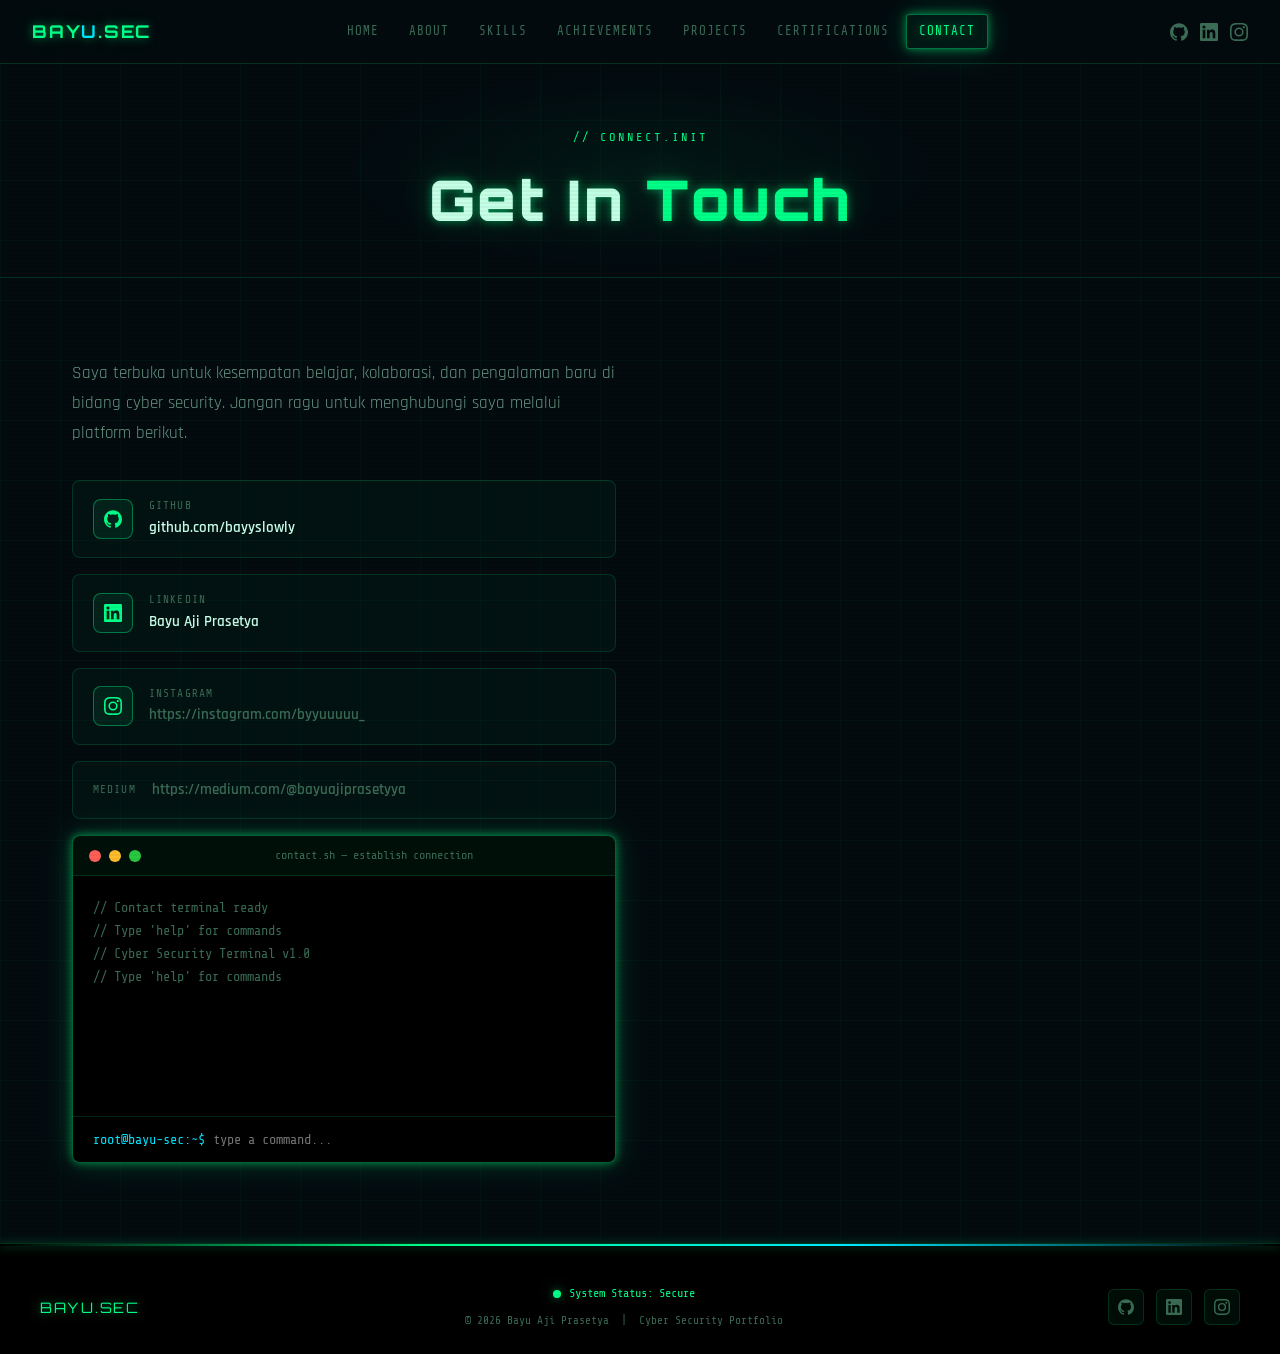
<file: contact.html>
<!DOCTYPE html>
<html lang="en">
<head>
  <meta charset="UTF-8" />
  <meta name="viewport" content="width=device-width, initial-scale=1.0" />
  <title>Contact | Bayu Aji Prasetya</title>
  <link rel="stylesheet" href="style.css" />
</head>
<body>
<div class="bg-grid"></div>
<div class="scanline"></div>

<nav id="navbar">
  <a href="index.html" class="nav-brand">BAY<span>U</span>.SEC</a>
  <ul class="nav-links">
    <li><a href="index.html">Home</a></li>
    <li><a href="about.html">About</a></li>
    <li><a href="skills.html">Skills</a></li>
    <li><a href="achievements.html">Achievements</a></li>
    <li><a href="projects.html">Projects</a></li>
    <li><a href="certifications.html">Certifications</a></li>
    <li><a href="contact.html">Contact</a></li>
  </ul>
  <div class="nav-socials">
    <a href="https://github.com/bayyslowly" target="_blank" title="GitHub"><svg viewBox="0 0 24 24"><path d="M12 .297c-6.63 0-12 5.373-12 12 0 5.303 3.438 9.8 8.205 11.385.6.113.82-.258.82-.577 0-.285-.01-1.04-.015-2.04-3.338.724-4.042-1.61-4.042-1.61C4.422 18.07 3.633 17.7 3.633 17.7c-1.087-.744.084-.729.084-.729 1.205.084 1.838 1.236 1.838 1.236 1.07 1.835 2.809 1.305 3.495.998.108-.776.417-1.305.76-1.605-2.665-.3-5.466-1.332-5.466-5.93 0-1.31.465-2.38 1.235-3.22-.135-.303-.54-1.523.105-3.176 0 0 1.005-.322 3.3 1.23.96-.267 1.98-.399 3-.405 1.02.006 2.04.138 3 .405 2.28-1.552 3.285-1.23 3.285-1.23.645 1.653.24 2.873.12 3.176.765.84 1.23 1.91 1.23 3.22 0 4.61-2.805 5.625-5.475 5.92.42.36.81 1.096.81 2.22 0 1.606-.015 2.896-.015 3.286 0 .315.21.69.825.57C20.565 22.092 24 17.592 24 12.297c0-6.627-5.373-12-12-12"/></svg></a>
    <a href="https://www.linkedin.com/in/bayu-aji-prasetya-9632b5362" target="_blank" title="LinkedIn"><svg viewBox="0 0 24 24"><path d="M20.447 20.452h-3.554v-5.569c0-1.328-.027-3.037-1.852-3.037-1.853 0-2.136 1.445-2.136 2.939v5.667H9.351V9h3.414v1.561h.046c.477-.9 1.637-1.85 3.37-1.85 3.601 0 4.267 2.37 4.267 5.455v6.286zM5.337 7.433a2.062 2.062 0 0 1-2.063-2.065 2.064 2.064 0 1 1 2.063 2.065zm1.782 13.019H3.555V9h3.564v11.452zM22.225 0H1.771C.792 0 0 .774 0 1.729v20.542C0 23.227.792 24 1.771 24h20.451C23.2 24 24 23.227 24 22.271V1.729C24 .774 23.2 0 22.222 0h.003z"/></svg></a>
    <a href="#" title="Instagram"><svg viewBox="0 0 24 24"><path d="M12 2.163c3.204 0 3.584.012 4.85.07 3.252.148 4.771 1.691 4.919 4.919.058 1.265.069 1.645.069 4.849 0 3.205-.012 3.584-.069 4.849-.149 3.225-1.664 4.771-4.919 4.919-1.266.058-1.644.07-4.85.07-3.204 0-3.584-.012-4.849-.07-3.26-.149-4.771-1.699-4.919-4.92-.058-1.265-.07-1.644-.07-4.849 0-3.204.013-3.583.07-4.849.149-3.227 1.664-4.771 4.919-4.919 1.266-.057 1.645-.069 4.849-.069zm0-2.163c-3.259 0-3.667.014-4.947.072-4.358.2-6.78 2.618-6.98 6.98-.059 1.281-.073 1.689-.073 4.948 0 3.259.014 3.668.072 4.948.2 4.358 2.618 6.78 6.98 6.98 1.281.058 1.689.072 4.948.072 3.259 0 3.668-.014 4.948-.072 4.354-.2 6.782-2.618 6.979-6.98.059-1.28.073-1.689.073-4.948 0-3.259-.014-3.667-.072-4.947-.196-4.354-2.617-6.78-6.979-6.98-1.281-.059-1.69-.073-4.949-.073zm0 5.838a6.162 6.162 0 1 0 0 12.324 6.162 6.162 0 0 0 0-12.324zM12 16a4 4 0 1 1 0-8 4 4 0 0 1 0 8zm6.406-11.845a1.44 1.44 0 1 0 0 2.881 1.44 1.44 0 0 0 0-2.881z"/></svg></a>
  </div>
  <button class="hamburger" id="hamburger-btn"><span></span><span></span><span></span></button>
</nav>
<nav class="mobile-nav" id="mobile-nav">
  <a href="index.html">Home</a><a href="about.html">About</a><a href="skills.html">Skills</a>
  <a href="achievements.html">Achievements</a><a href="projects.html">Projects</a>
  <a href="certifications.html">Certifications</a><a href="contact.html">Contact</a>
</nav>

<main>
  <div class="page-header">
    <span class="page-tag">// connect.init</span>
    <h1 class="page-title">Get In <span>Touch</span></h1>
  </div>

  <section class="section">
    <div class="container">
      <div class="contact-layout">

        <!-- Info Side -->
        <div>
          <p class="contact-message">
            Saya terbuka untuk kesempatan belajar, kolaborasi, dan pengalaman baru di bidang cyber security. Jangan ragu untuk menghubungi saya melalui platform berikut.
          </p>

          <a href="https://github.com/bayyslowly" target="_blank" class="contact-info-item" style="text-decoration:none;color:inherit;">
            <div class="contact-info-icon">
              <svg viewBox="0 0 24 24"><path d="M12 .297c-6.63 0-12 5.373-12 12 0 5.303 3.438 9.8 8.205 11.385.6.113.82-.258.82-.577 0-.285-.01-1.04-.015-2.04-3.338.724-4.042-1.61-4.042-1.61C4.422 18.07 3.633 17.7 3.633 17.7c-1.087-.744.084-.729.084-.729 1.205.084 1.838 1.236 1.838 1.236 1.07 1.835 2.809 1.305 3.495.998.108-.776.417-1.305.76-1.605-2.665-.3-5.466-1.332-5.466-5.93 0-1.31.465-2.38 1.235-3.22-.135-.303-.54-1.523.105-3.176 0 0 1.005-.322 3.3 1.23.96-.267 1.98-.399 3-.405 1.02.006 2.04.138 3 .405 2.28-1.552 3.285-1.23 3.285-1.23.645 1.653.24 2.873.12 3.176.765.84 1.23 1.91 1.23 3.22 0 4.61-2.805 5.625-5.475 5.92.42.36.81 1.096.81 2.22 0 1.606-.015 2.896-.015 3.286 0 .315.21.69.825.57C20.565 22.092 24 17.592 24 12.297c0-6.627-5.373-12-12-12"/></svg>
            </div>
            <div class="contact-info-text">
              <span class="contact-info-label">GitHub</span>
              <span class="contact-info-val">github.com/bayyslowly</span>
            </div>
          </a>

          <a href="https://www.linkedin.com/in/bayu-aji-prasetya-9632b5362" target="_blank" class="contact-info-item" style="text-decoration:none;color:inherit;">
            <div class="contact-info-icon">
              <svg viewBox="0 0 24 24"><path d="M20.447 20.452h-3.554v-5.569c0-1.328-.027-3.037-1.852-3.037-1.853 0-2.136 1.445-2.136 2.939v5.667H9.351V9h3.414v1.561h.046c.477-.9 1.637-1.85 3.37-1.85 3.601 0 4.267 2.37 4.267 5.455v6.286zM5.337 7.433a2.062 2.062 0 0 1-2.063-2.065 2.064 2.064 0 1 1 2.063 2.065zm1.782 13.019H3.555V9h3.564v11.452zM22.225 0H1.771C.792 0 0 .774 0 1.729v20.542C0 23.227.792 24 1.771 24h20.451C23.2 24 24 23.227 24 22.271V1.729C24 .774 23.2 0 22.222 0h.003z"/></svg>
            </div>
            <div class="contact-info-text">
              <span class="contact-info-label">LinkedIn</span>
              <span class="contact-info-val">Bayu Aji Prasetya</span>
            </div>
          </a>

          <a href="#" class="contact-info-item" style="text-decoration:none;color:inherit;">
            <div class="contact-info-icon">
              <svg viewBox="0 0 24 24"><path d="M12 2.163c3.204 0 3.584.012 4.85.07 3.252.148 4.771 1.691 4.919 4.919.058 1.265.069 1.645.069 4.849 0 3.205-.012 3.584-.069 4.849-.149 3.225-1.664 4.771-4.919 4.919-1.266.058-1.644.07-4.85.07-3.204 0-3.584-.012-4.849-.07-3.26-.149-4.771-1.699-4.919-4.92-.058-1.265-.07-1.644-.07-4.849 0-3.204.013-3.583.07-4.849.149-3.227 1.664-4.771 4.919-4.919 1.266-.057 1.645-.069 4.849-.069zm0-2.163c-3.259 0-3.667.014-4.947.072-4.358.2-6.78 2.618-6.98 6.98-.059 1.281-.073 1.689-.073 4.948 0 3.259.014 3.668.072 4.948.2 4.358 2.618 6.78 6.98 6.98 1.281.058 1.689.072 4.948.072 3.259 0 3.668-.014 4.948-.072 4.354-.2 6.782-2.618 6.979-6.98.059-1.28.073-1.689.073-4.948 0-3.259-.014-3.667-.072-4.947-.196-4.354-2.617-6.78-6.979-6.98-1.281-.059-1.69-.073-4.949-.073zm0 5.838a6.162 6.162 0 1 0 0 12.324 6.162 6.162 0 0 0 0-12.324zM12 16a4 4 0 1 1 0-8 4 4 0 0 1 0 8zm6.406-11.845a1.44 1.44 0 1 0 0 2.881 1.44 1.44 0 0 0 0-2.881z"/></svg>
            </div>
            <div class="contact-info-text">
              <span class="contact-info-label">Instagram</span>
              <span class="contact-info-val" style="color:var(--text-dim);">https://instagram.com/byyuuuuu_</span>
            </div>
            <div class="contact-info-text">
              <span class="contact-info-label">Medium</span>
              <span class="contact-info-val" style="color:var(--text-dim);">https://medium.com/@bayuajiprasetyya</span>
          </a>
        </div>

        <!-- Terminal side -->
        <div>
          <div class="terminal-wrap" style="margin:0;">
            <div class="terminal">
              <div class="terminal-header">
                <div class="terminal-dot red"></div>
                <div class="terminal-dot yellow"></div>
                <div class="terminal-dot green"></div>
                <span class="terminal-title">contact.sh — establish connection</span>
              </div>
              <div class="terminal-body" id="terminal-body" style="min-height:240px;">
                <p class="t-line"><span class="t-comment">// Contact terminal ready</span></p>
                <p class="t-line"><span class="t-comment">// Type 'help' for commands</span></p>
              </div>
              <div class="terminal-input-row">
                <span>root@bayu-sec:~$</span>
                <input type="text" id="terminal-input" autocomplete="off" spellcheck="false" placeholder="type a command..." />
              </div>
            </div>
          </div>
        </div>

      </div>
    </div>
  </section>
</main>

<footer>
  <div class="footer-inner">
    <div class="footer-brand">BAYU.SEC</div>
    <div class="footer-center">
      <div class="footer-status">System Status: Secure</div>
      <div class="footer-copy">© 2026 Bayu Aji Prasetya &nbsp;|&nbsp; Cyber Security Portfolio</div>
    </div>
    <div class="footer-socials">
      <a href="https://github.com/bayyslowly" target="_blank"><svg viewBox="0 0 24 24"><path d="M12 .297c-6.63 0-12 5.373-12 12 0 5.303 3.438 9.8 8.205 11.385.6.113.82-.258.82-.577 0-.285-.01-1.04-.015-2.04-3.338.724-4.042-1.61-4.042-1.61C4.422 18.07 3.633 17.7 3.633 17.7c-1.087-.744.084-.729.084-.729 1.205.084 1.838 1.236 1.838 1.236 1.07 1.835 2.809 1.305 3.495.998.108-.776.417-1.305.76-1.605-2.665-.3-5.466-1.332-5.466-5.93 0-1.31.465-2.38 1.235-3.22-.135-.303-.54-1.523.105-3.176 0 0 1.005-.322 3.3 1.23.96-.267 1.98-.399 3-.405 1.02.006 2.04.138 3 .405 2.28-1.552 3.285-1.23 3.285-1.23.645 1.653.24 2.873.12 3.176.765.84 1.23 1.91 1.23 3.22 0 4.61-2.805 5.625-5.475 5.92.42.36.81 1.096.81 2.22 0 1.606-.015 2.896-.015 3.286 0 .315.21.69.825.57C20.565 22.092 24 17.592 24 12.297c0-6.627-5.373-12-12-12"/></svg></a>
      <a href="https://www.linkedin.com/in/bayu-aji-prasetya-9632b5362" target="_blank"><svg viewBox="0 0 24 24"><path d="M20.447 20.452h-3.554v-5.569c0-1.328-.027-3.037-1.852-3.037-1.853 0-2.136 1.445-2.136 2.939v5.667H9.351V9h3.414v1.561h.046c.477-.9 1.637-1.85 3.37-1.85 3.601 0 4.267 2.37 4.267 5.455v6.286zM5.337 7.433a2.062 2.062 0 0 1-2.063-2.065 2.064 2.064 0 1 1 2.063 2.065zm1.782 13.019H3.555V9h3.564v11.452zM22.225 0H1.771C.792 0 0 .774 0 1.729v20.542C0 23.227.792 24 1.771 24h20.451C23.2 24 24 23.227 24 22.271V1.729C24 .774 23.2 0 22.222 0h.003z"/></svg></a>
      <a href="#"><svg viewBox="0 0 24 24"><path d="M12 2.163c3.204 0 3.584.012 4.85.07 3.252.148 4.771 1.691 4.919 4.919.058 1.265.069 1.645.069 4.849 0 3.205-.012 3.584-.069 4.849-.149 3.225-1.664 4.771-4.919 4.919-1.266.058-1.644.07-4.85.07-3.204 0-3.584-.012-4.849-.07-3.26-.149-4.771-1.699-4.919-4.92-.058-1.265-.07-1.644-.07-4.849 0-3.204.013-3.583.07-4.849.149-3.227 1.664-4.771 4.919-4.919 1.266-.057 1.645-.069 4.849-.069zm0-2.163c-3.259 0-3.667.014-4.947.072-4.358.2-6.78 2.618-6.98 6.98-.059 1.281-.073 1.689-.073 4.948 0 3.259.014 3.668.072 4.948.2 4.358 2.618 6.78 6.98 6.98 1.281.058 1.689.072 4.948.072 3.259 0 3.668-.014 4.948-.072 4.354-.2 6.782-2.618 6.979-6.98.059-1.28.073-1.689.073-4.948 0-3.259-.014-3.667-.072-4.947-.196-4.354-2.617-6.78-6.979-6.98-1.281-.059-1.69-.073-4.949-.073zm0 5.838a6.162 6.162 0 1 0 0 12.324 6.162 6.162 0 0 0 0-12.324zM12 16a4 4 0 1 1 0-8 4 4 0 0 1 0 8zm6.406-11.845a1.44 1.44 0 1 0 0 2.881 1.44 1.44 0 0 0 0-2.881z"/></svg></a>
    </div>
  </div>
</footer>
<script src="script.js"></script>
</body>
</html>
</file>
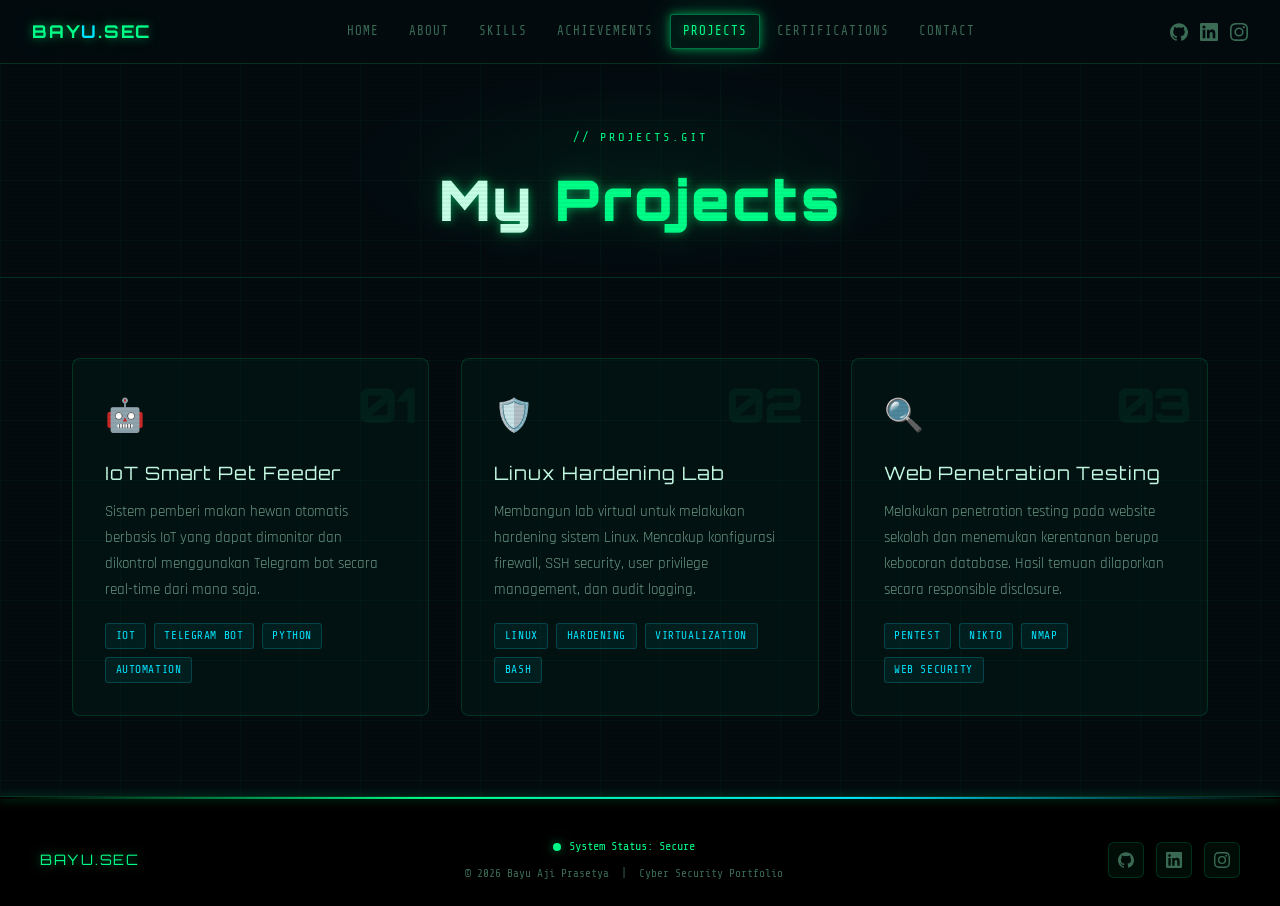
<file: projects.html>
<!DOCTYPE html>
<html lang="en">
<head>
  <meta charset="UTF-8" />
  <meta name="viewport" content="width=device-width, initial-scale=1.0" />
  <title>Projects | Bayu Aji Prasetya</title>
  <link rel="stylesheet" href="style.css" />
</head>
<body>
<div class="bg-grid"></div>
<div class="scanline"></div>

<nav id="navbar">
  <a href="index.html" class="nav-brand">BAY<span>U</span>.SEC</a>
  <ul class="nav-links">
    <li><a href="index.html">Home</a></li>
    <li><a href="about.html">About</a></li>
    <li><a href="skills.html">Skills</a></li>
    <li><a href="achievements.html">Achievements</a></li>
    <li><a href="projects.html">Projects</a></li>
    <li><a href="certifications.html">Certifications</a></li>
    <li><a href="contact.html">Contact</a></li>
  </ul>
  <div class="nav-socials">
    <a href="https://github.com/bayyslowly" target="_blank" title="GitHub"><svg viewBox="0 0 24 24"><path d="M12 .297c-6.63 0-12 5.373-12 12 0 5.303 3.438 9.8 8.205 11.385.6.113.82-.258.82-.577 0-.285-.01-1.04-.015-2.04-3.338.724-4.042-1.61-4.042-1.61C4.422 18.07 3.633 17.7 3.633 17.7c-1.087-.744.084-.729.084-.729 1.205.084 1.838 1.236 1.838 1.236 1.07 1.835 2.809 1.305 3.495.998.108-.776.417-1.305.76-1.605-2.665-.3-5.466-1.332-5.466-5.93 0-1.31.465-2.38 1.235-3.22-.135-.303-.54-1.523.105-3.176 0 0 1.005-.322 3.3 1.23.96-.267 1.98-.399 3-.405 1.02.006 2.04.138 3 .405 2.28-1.552 3.285-1.23 3.285-1.23.645 1.653.24 2.873.12 3.176.765.84 1.23 1.91 1.23 3.22 0 4.61-2.805 5.625-5.475 5.92.42.36.81 1.096.81 2.22 0 1.606-.015 2.896-.015 3.286 0 .315.21.69.825.57C20.565 22.092 24 17.592 24 12.297c0-6.627-5.373-12-12-12"/></svg></a>
    <a href="https://www.linkedin.com/in/bayu-aji-prasetya-9632b5362" target="_blank" title="LinkedIn"><svg viewBox="0 0 24 24"><path d="M20.447 20.452h-3.554v-5.569c0-1.328-.027-3.037-1.852-3.037-1.853 0-2.136 1.445-2.136 2.939v5.667H9.351V9h3.414v1.561h.046c.477-.9 1.637-1.85 3.37-1.85 3.601 0 4.267 2.37 4.267 5.455v6.286zM5.337 7.433a2.062 2.062 0 0 1-2.063-2.065 2.064 2.064 0 1 1 2.063 2.065zm1.782 13.019H3.555V9h3.564v11.452zM22.225 0H1.771C.792 0 0 .774 0 1.729v20.542C0 23.227.792 24 1.771 24h20.451C23.2 24 24 23.227 24 22.271V1.729C24 .774 23.2 0 22.222 0h.003z"/></svg></a>
    <a href="#" title="Instagram"><svg viewBox="0 0 24 24"><path d="M12 2.163c3.204 0 3.584.012 4.85.07 3.252.148 4.771 1.691 4.919 4.919.058 1.265.069 1.645.069 4.849 0 3.205-.012 3.584-.069 4.849-.149 3.225-1.664 4.771-4.919 4.919-1.266.058-1.644.07-4.85.07-3.204 0-3.584-.012-4.849-.07-3.26-.149-4.771-1.699-4.919-4.92-.058-1.265-.07-1.644-.07-4.849 0-3.204.013-3.583.07-4.849.149-3.227 1.664-4.771 4.919-4.919 1.266-.057 1.645-.069 4.849-.069zm0-2.163c-3.259 0-3.667.014-4.947.072-4.358.2-6.78 2.618-6.98 6.98-.059 1.281-.073 1.689-.073 4.948 0 3.259.014 3.668.072 4.948.2 4.358 2.618 6.78 6.98 6.98 1.281.058 1.689.072 4.948.072 3.259 0 3.668-.014 4.948-.072 4.354-.2 6.782-2.618 6.979-6.98.059-1.28.073-1.689.073-4.948 0-3.259-.014-3.667-.072-4.947-.196-4.354-2.617-6.78-6.979-6.98-1.281-.059-1.69-.073-4.949-.073zm0 5.838a6.162 6.162 0 1 0 0 12.324 6.162 6.162 0 0 0 0-12.324zM12 16a4 4 0 1 1 0-8 4 4 0 0 1 0 8zm6.406-11.845a1.44 1.44 0 1 0 0 2.881 1.44 1.44 0 0 0 0-2.881z"/></svg></a>
  </div>
  <button class="hamburger" id="hamburger-btn"><span></span><span></span><span></span></button>
</nav>
<nav class="mobile-nav" id="mobile-nav">
  <a href="index.html">Home</a><a href="about.html">About</a><a href="skills.html">Skills</a>
  <a href="achievements.html">Achievements</a><a href="projects.html">Projects</a>
  <a href="certifications.html">Certifications</a><a href="contact.html">Contact</a>
</nav>

<main>
  <div class="page-header">
    <span class="page-tag">// projects.git</span>
    <h1 class="page-title">My <span>Projects</span></h1>
  </div>

  <section class="section">
    <div class="container">
      <div class="projects-grid">

        <div class="project-card">
          <div class="project-num">01</div>
          <div class="project-icon">🤖</div>
          <div class="project-title">IoT Smart Pet Feeder</div>
          <p class="project-desc">
            Sistem pemberi makan hewan otomatis berbasis IoT yang dapat dimonitor dan dikontrol menggunakan Telegram bot secara real-time dari mana saja.
          </p>
          <div class="project-tags">
            <span class="project-tag">IoT</span>
            <span class="project-tag">Telegram Bot</span>
            <span class="project-tag">Python</span>
            <span class="project-tag">Automation</span>
          </div>
        </div>

        <div class="project-card">
          <div class="project-num">02</div>
          <div class="project-icon">🛡️</div>
          <div class="project-title">Linux Hardening Lab</div>
          <p class="project-desc">
            Membangun lab virtual untuk melakukan hardening sistem Linux. Mencakup konfigurasi firewall, SSH security, user privilege management, dan audit logging.
          </p>
          <div class="project-tags">
            <span class="project-tag">Linux</span>
            <span class="project-tag">Hardening</span>
            <span class="project-tag">Virtualization</span>
            <span class="project-tag">Bash</span>
          </div>
        </div>

        <div class="project-card">
          <div class="project-num">03</div>
          <div class="project-icon">🔍</div>
          <div class="project-title">Web Penetration Testing</div>
          <p class="project-desc">
            Melakukan penetration testing pada website sekolah dan menemukan kerentanan berupa kebocoran database. Hasil temuan dilaporkan secara responsible disclosure.
          </p>
          <div class="project-tags">
            <span class="project-tag">PenTest</span>
            <span class="project-tag">Nikto</span>
            <span class="project-tag">Nmap</span>
            <span class="project-tag">Web Security</span>
          </div>
        </div>

      </div>
    </div>
  </section>
</main>

<footer>
  <div class="footer-inner">
    <div class="footer-brand">BAYU.SEC</div>
    <div class="footer-center">
      <div class="footer-status">System Status: Secure</div>
      <div class="footer-copy">© 2026 Bayu Aji Prasetya &nbsp;|&nbsp; Cyber Security Portfolio</div>
    </div>
    <div class="footer-socials">
      <a href="https://github.com/bayyslowly" target="_blank"><svg viewBox="0 0 24 24"><path d="M12 .297c-6.63 0-12 5.373-12 12 0 5.303 3.438 9.8 8.205 11.385.6.113.82-.258.82-.577 0-.285-.01-1.04-.015-2.04-3.338.724-4.042-1.61-4.042-1.61C4.422 18.07 3.633 17.7 3.633 17.7c-1.087-.744.084-.729.084-.729 1.205.084 1.838 1.236 1.838 1.236 1.07 1.835 2.809 1.305 3.495.998.108-.776.417-1.305.76-1.605-2.665-.3-5.466-1.332-5.466-5.93 0-1.31.465-2.38 1.235-3.22-.135-.303-.54-1.523.105-3.176 0 0 1.005-.322 3.3 1.23.96-.267 1.98-.399 3-.405 1.02.006 2.04.138 3 .405 2.28-1.552 3.285-1.23 3.285-1.23.645 1.653.24 2.873.12 3.176.765.84 1.23 1.91 1.23 3.22 0 4.61-2.805 5.625-5.475 5.92.42.36.81 1.096.81 2.22 0 1.606-.015 2.896-.015 3.286 0 .315.21.69.825.57C20.565 22.092 24 17.592 24 12.297c0-6.627-5.373-12-12-12"/></svg></a>
      <a href="https://www.linkedin.com/in/bayu-aji-prasetya-9632b5362" target="_blank"><svg viewBox="0 0 24 24"><path d="M20.447 20.452h-3.554v-5.569c0-1.328-.027-3.037-1.852-3.037-1.853 0-2.136 1.445-2.136 2.939v5.667H9.351V9h3.414v1.561h.046c.477-.9 1.637-1.85 3.37-1.85 3.601 0 4.267 2.37 4.267 5.455v6.286zM5.337 7.433a2.062 2.062 0 0 1-2.063-2.065 2.064 2.064 0 1 1 2.063 2.065zm1.782 13.019H3.555V9h3.564v11.452zM22.225 0H1.771C.792 0 0 .774 0 1.729v20.542C0 23.227.792 24 1.771 24h20.451C23.2 24 24 23.227 24 22.271V1.729C24 .774 23.2 0 22.222 0h.003z"/></svg></a>
      <a href="#"><svg viewBox="0 0 24 24"><path d="M12 2.163c3.204 0 3.584.012 4.85.07 3.252.148 4.771 1.691 4.919 4.919.058 1.265.069 1.645.069 4.849 0 3.205-.012 3.584-.069 4.849-.149 3.225-1.664 4.771-4.919 4.919-1.266.058-1.644.07-4.85.07-3.204 0-3.584-.012-4.849-.07-3.26-.149-4.771-1.699-4.919-4.92-.058-1.265-.07-1.644-.07-4.849 0-3.204.013-3.583.07-4.849.149-3.227 1.664-4.771 4.919-4.919 1.266-.057 1.645-.069 4.849-.069zm0-2.163c-3.259 0-3.667.014-4.947.072-4.358.2-6.78 2.618-6.98 6.98-.059 1.281-.073 1.689-.073 4.948 0 3.259.014 3.668.072 4.948.2 4.358 2.618 6.78 6.98 6.98 1.281.058 1.689.072 4.948.072 3.259 0 3.668-.014 4.948-.072 4.354-.2 6.782-2.618 6.979-6.98.059-1.28.073-1.689.073-4.948 0-3.259-.014-3.667-.072-4.947-.196-4.354-2.617-6.78-6.979-6.98-1.281-.059-1.69-.073-4.949-.073zm0 5.838a6.162 6.162 0 1 0 0 12.324 6.162 6.162 0 0 0 0-12.324zM12 16a4 4 0 1 1 0-8 4 4 0 0 1 0 8zm6.406-11.845a1.44 1.44 0 1 0 0 2.881 1.44 1.44 0 0 0 0-2.881z"/></svg></a>
    </div>
  </div>
</footer>
<script src="script.js"></script>
</body>
</html>
</file>
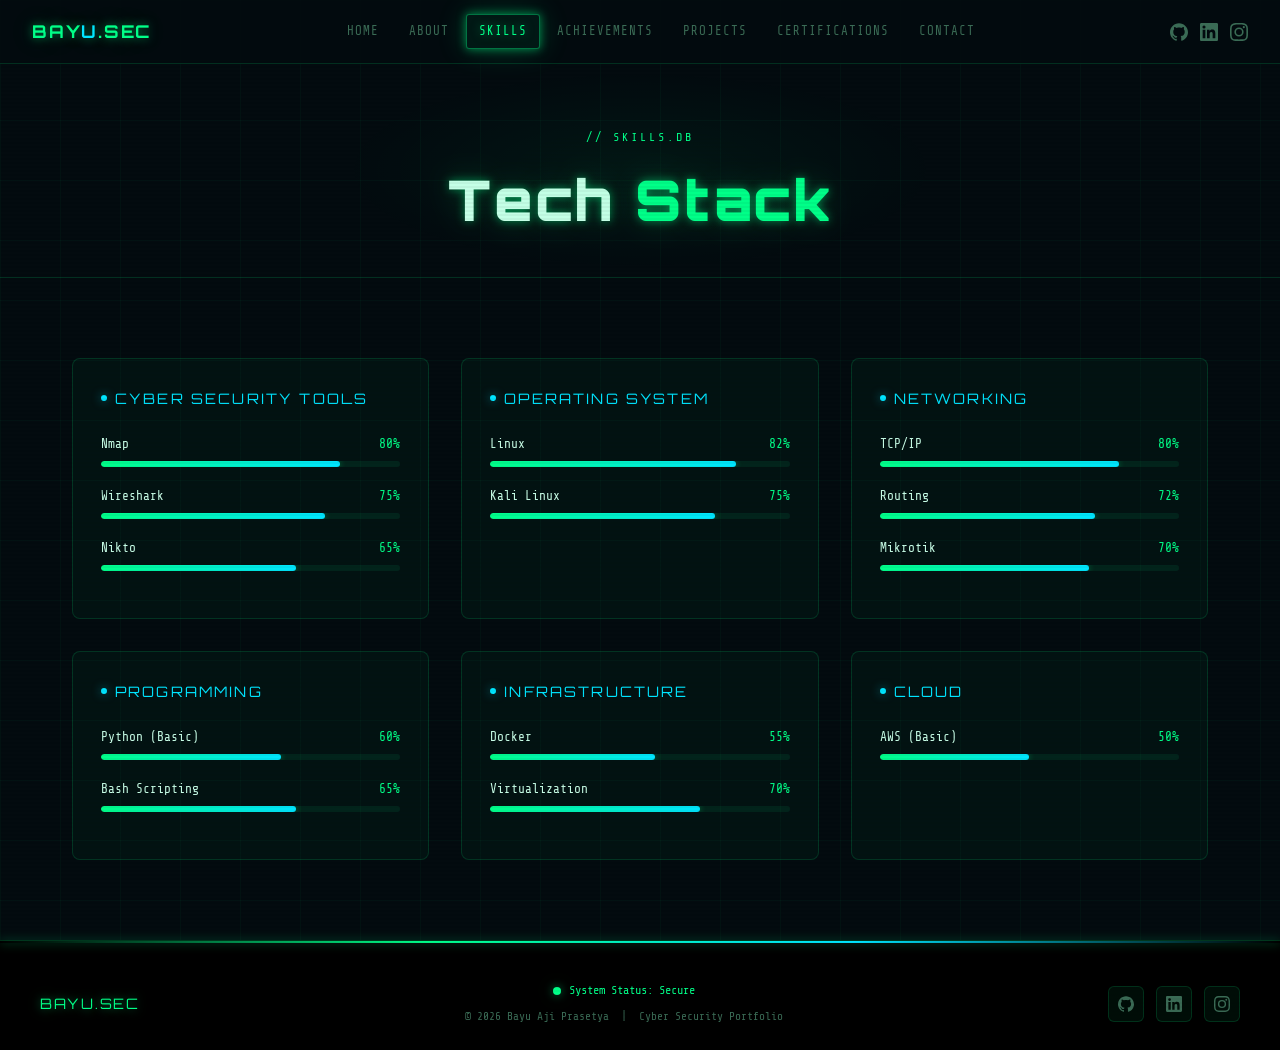
<file: skills.html>
<!DOCTYPE html>
<html lang="en">
<head>
  <meta charset="UTF-8" />
  <meta name="viewport" content="width=device-width, initial-scale=1.0" />
  <title>Skills | Bayu Aji Prasetya</title>
  <link rel="stylesheet" href="style.css" />
</head>
<body>
<div class="bg-grid"></div>
<div class="scanline"></div>

<nav id="navbar">
  <a href="index.html" class="nav-brand">BAY<span>U</span>.SEC</a>
  <ul class="nav-links">
    <li><a href="index.html">Home</a></li>
    <li><a href="about.html">About</a></li>
    <li><a href="skills.html">Skills</a></li>
    <li><a href="achievements.html">Achievements</a></li>
    <li><a href="projects.html">Projects</a></li>
    <li><a href="certifications.html">Certifications</a></li>
    <li><a href="contact.html">Contact</a></li>
  </ul>
  <div class="nav-socials">
    <a href="https://github.com/bayyslowly" target="_blank" title="GitHub"><svg viewBox="0 0 24 24"><path d="M12 .297c-6.63 0-12 5.373-12 12 0 5.303 3.438 9.8 8.205 11.385.6.113.82-.258.82-.577 0-.285-.01-1.04-.015-2.04-3.338.724-4.042-1.61-4.042-1.61C4.422 18.07 3.633 17.7 3.633 17.7c-1.087-.744.084-.729.084-.729 1.205.084 1.838 1.236 1.838 1.236 1.07 1.835 2.809 1.305 3.495.998.108-.776.417-1.305.76-1.605-2.665-.3-5.466-1.332-5.466-5.93 0-1.31.465-2.38 1.235-3.22-.135-.303-.54-1.523.105-3.176 0 0 1.005-.322 3.3 1.23.96-.267 1.98-.399 3-.405 1.02.006 2.04.138 3 .405 2.28-1.552 3.285-1.23 3.285-1.23.645 1.653.24 2.873.12 3.176.765.84 1.23 1.91 1.23 3.22 0 4.61-2.805 5.625-5.475 5.92.42.36.81 1.096.81 2.22 0 1.606-.015 2.896-.015 3.286 0 .315.21.69.825.57C20.565 22.092 24 17.592 24 12.297c0-6.627-5.373-12-12-12"/></svg></a>
    <a href="https://www.linkedin.com/in/bayu-aji-prasetya-9632b5362" target="_blank" title="LinkedIn"><svg viewBox="0 0 24 24"><path d="M20.447 20.452h-3.554v-5.569c0-1.328-.027-3.037-1.852-3.037-1.853 0-2.136 1.445-2.136 2.939v5.667H9.351V9h3.414v1.561h.046c.477-.9 1.637-1.85 3.37-1.85 3.601 0 4.267 2.37 4.267 5.455v6.286zM5.337 7.433a2.062 2.062 0 0 1-2.063-2.065 2.064 2.064 0 1 1 2.063 2.065zm1.782 13.019H3.555V9h3.564v11.452zM22.225 0H1.771C.792 0 0 .774 0 1.729v20.542C0 23.227.792 24 1.771 24h20.451C23.2 24 24 23.227 24 22.271V1.729C24 .774 23.2 0 22.222 0h.003z"/></svg></a>
    <a href="#" title="Instagram"><svg viewBox="0 0 24 24"><path d="M12 2.163c3.204 0 3.584.012 4.85.07 3.252.148 4.771 1.691 4.919 4.919.058 1.265.069 1.645.069 4.849 0 3.205-.012 3.584-.069 4.849-.149 3.225-1.664 4.771-4.919 4.919-1.266.058-1.644.07-4.85.07-3.204 0-3.584-.012-4.849-.07-3.26-.149-4.771-1.699-4.919-4.92-.058-1.265-.07-1.644-.07-4.849 0-3.204.013-3.583.07-4.849.149-3.227 1.664-4.771 4.919-4.919 1.266-.057 1.645-.069 4.849-.069zm0-2.163c-3.259 0-3.667.014-4.947.072-4.358.2-6.78 2.618-6.98 6.98-.059 1.281-.073 1.689-.073 4.948 0 3.259.014 3.668.072 4.948.2 4.358 2.618 6.78 6.98 6.98 1.281.058 1.689.072 4.948.072 3.259 0 3.668-.014 4.948-.072 4.354-.2 6.782-2.618 6.979-6.98.059-1.28.073-1.689.073-4.948 0-3.259-.014-3.667-.072-4.947-.196-4.354-2.617-6.78-6.979-6.98-1.281-.059-1.69-.073-4.949-.073zm0 5.838a6.162 6.162 0 1 0 0 12.324 6.162 6.162 0 0 0 0-12.324zM12 16a4 4 0 1 1 0-8 4 4 0 0 1 0 8zm6.406-11.845a1.44 1.44 0 1 0 0 2.881 1.44 1.44 0 0 0 0-2.881z"/></svg></a>
  </div>
  <button class="hamburger" id="hamburger-btn"><span></span><span></span><span></span></button>
</nav>
<nav class="mobile-nav" id="mobile-nav">
  <a href="index.html">Home</a><a href="about.html">About</a><a href="skills.html">Skills</a>
  <a href="achievements.html">Achievements</a><a href="projects.html">Projects</a>
  <a href="certifications.html">Certifications</a><a href="contact.html">Contact</a>
</nav>

<main>
  <div class="page-header">
    <span class="page-tag">// skills.db</span>
    <h1 class="page-title">Tech <span>Stack</span></h1>
  </div>

  <section class="section">
    <div class="container">
      <div class="skills-grid">

        <!-- Cyber Security Tools -->
        <div class="skill-category">
          <div class="skill-cat-title">Cyber Security Tools</div>
          <div class="skill-bar-wrap">
            <div class="skill-bar-label"><span>Nmap</span><span>80%</span></div>
            <div class="skill-bar-track"><div class="skill-bar-fill" data-width="80%"></div></div>
          </div>
          <div class="skill-bar-wrap">
            <div class="skill-bar-label"><span>Wireshark</span><span>75%</span></div>
            <div class="skill-bar-track"><div class="skill-bar-fill" data-width="75%"></div></div>
          </div>
          <div class="skill-bar-wrap">
            <div class="skill-bar-label"><span>Nikto</span><span>65%</span></div>
            <div class="skill-bar-track"><div class="skill-bar-fill" data-width="65%"></div></div>
          </div>
        </div>

        <!-- Operating System -->
        <div class="skill-category">
          <div class="skill-cat-title">Operating System</div>
          <div class="skill-bar-wrap">
            <div class="skill-bar-label"><span>Linux</span><span>82%</span></div>
            <div class="skill-bar-track"><div class="skill-bar-fill" data-width="82%"></div></div>
          </div>
          <div class="skill-bar-wrap">
            <div class="skill-bar-label"><span>Kali Linux</span><span>75%</span></div>
            <div class="skill-bar-track"><div class="skill-bar-fill" data-width="75%"></div></div>
          </div>
        </div>

        <!-- Networking -->
        <div class="skill-category">
          <div class="skill-cat-title">Networking</div>
          <div class="skill-bar-wrap">
            <div class="skill-bar-label"><span>TCP/IP</span><span>80%</span></div>
            <div class="skill-bar-track"><div class="skill-bar-fill" data-width="80%"></div></div>
          </div>
          <div class="skill-bar-wrap">
            <div class="skill-bar-label"><span>Routing</span><span>72%</span></div>
            <div class="skill-bar-track"><div class="skill-bar-fill" data-width="72%"></div></div>
          </div>
          <div class="skill-bar-wrap">
            <div class="skill-bar-label"><span>Mikrotik</span><span>70%</span></div>
            <div class="skill-bar-track"><div class="skill-bar-fill" data-width="70%"></div></div>
          </div>
        </div>

        <!-- Programming -->
        <div class="skill-category">
          <div class="skill-cat-title">Programming</div>
          <div class="skill-bar-wrap">
            <div class="skill-bar-label"><span>Python (Basic)</span><span>60%</span></div>
            <div class="skill-bar-track"><div class="skill-bar-fill" data-width="60%"></div></div>
          </div>
          <div class="skill-bar-wrap">
            <div class="skill-bar-label"><span>Bash Scripting</span><span>65%</span></div>
            <div class="skill-bar-track"><div class="skill-bar-fill" data-width="65%"></div></div>
          </div>
        </div>

        <!-- Infrastructure -->
        <div class="skill-category">
          <div class="skill-cat-title">Infrastructure</div>
          <div class="skill-bar-wrap">
            <div class="skill-bar-label"><span>Docker</span><span>55%</span></div>
            <div class="skill-bar-track"><div class="skill-bar-fill" data-width="55%"></div></div>
          </div>
          <div class="skill-bar-wrap">
            <div class="skill-bar-label"><span>Virtualization</span><span>70%</span></div>
            <div class="skill-bar-track"><div class="skill-bar-fill" data-width="70%"></div></div>
          </div>
        </div>

        <!-- Cloud -->
        <div class="skill-category">
          <div class="skill-cat-title">Cloud</div>
          <div class="skill-bar-wrap">
            <div class="skill-bar-label"><span>AWS (Basic)</span><span>50%</span></div>
            <div class="skill-bar-track"><div class="skill-bar-fill" data-width="50%"></div></div>
          </div>
        </div>

      </div>
    </div>
  </section>
</main>

<footer>
  <div class="footer-inner">
    <div class="footer-brand">BAYU.SEC</div>
    <div class="footer-center">
      <div class="footer-status">System Status: Secure</div>
      <div class="footer-copy">© 2026 Bayu Aji Prasetya &nbsp;|&nbsp; Cyber Security Portfolio</div>
    </div>
    <div class="footer-socials">
      <a href="https://github.com/bayyslowly" target="_blank"><svg viewBox="0 0 24 24"><path d="M12 .297c-6.63 0-12 5.373-12 12 0 5.303 3.438 9.8 8.205 11.385.6.113.82-.258.82-.577 0-.285-.01-1.04-.015-2.04-3.338.724-4.042-1.61-4.042-1.61C4.422 18.07 3.633 17.7 3.633 17.7c-1.087-.744.084-.729.084-.729 1.205.084 1.838 1.236 1.838 1.236 1.07 1.835 2.809 1.305 3.495.998.108-.776.417-1.305.76-1.605-2.665-.3-5.466-1.332-5.466-5.93 0-1.31.465-2.38 1.235-3.22-.135-.303-.54-1.523.105-3.176 0 0 1.005-.322 3.3 1.23.96-.267 1.98-.399 3-.405 1.02.006 2.04.138 3 .405 2.28-1.552 3.285-1.23 3.285-1.23.645 1.653.24 2.873.12 3.176.765.84 1.23 1.91 1.23 3.22 0 4.61-2.805 5.625-5.475 5.92.42.36.81 1.096.81 2.22 0 1.606-.015 2.896-.015 3.286 0 .315.21.69.825.57C20.565 22.092 24 17.592 24 12.297c0-6.627-5.373-12-12-12"/></svg></a>
      <a href="https://www.linkedin.com/in/bayu-aji-prasetya-9632b5362" target="_blank"><svg viewBox="0 0 24 24"><path d="M20.447 20.452h-3.554v-5.569c0-1.328-.027-3.037-1.852-3.037-1.853 0-2.136 1.445-2.136 2.939v5.667H9.351V9h3.414v1.561h.046c.477-.9 1.637-1.85 3.37-1.85 3.601 0 4.267 2.37 4.267 5.455v6.286zM5.337 7.433a2.062 2.062 0 0 1-2.063-2.065 2.064 2.064 0 1 1 2.063 2.065zm1.782 13.019H3.555V9h3.564v11.452zM22.225 0H1.771C.792 0 0 .774 0 1.729v20.542C0 23.227.792 24 1.771 24h20.451C23.2 24 24 23.227 24 22.271V1.729C24 .774 23.2 0 22.222 0h.003z"/></svg></a>
      <a href="#"><svg viewBox="0 0 24 24"><path d="M12 2.163c3.204 0 3.584.012 4.85.07 3.252.148 4.771 1.691 4.919 4.919.058 1.265.069 1.645.069 4.849 0 3.205-.012 3.584-.069 4.849-.149 3.225-1.664 4.771-4.919 4.919-1.266.058-1.644.07-4.85.07-3.204 0-3.584-.012-4.849-.07-3.26-.149-4.771-1.699-4.919-4.92-.058-1.265-.07-1.644-.07-4.849 0-3.204.013-3.583.07-4.849.149-3.227 1.664-4.771 4.919-4.919 1.266-.057 1.645-.069 4.849-.069zm0-2.163c-3.259 0-3.667.014-4.947.072-4.358.2-6.78 2.618-6.98 6.98-.059 1.281-.073 1.689-.073 4.948 0 3.259.014 3.668.072 4.948.2 4.358 2.618 6.78 6.98 6.98 1.281.058 1.689.072 4.948.072 3.259 0 3.668-.014 4.948-.072 4.354-.2 6.782-2.618 6.979-6.98.059-1.28.073-1.689.073-4.948 0-3.259-.014-3.667-.072-4.947-.196-4.354-2.617-6.78-6.979-6.98-1.281-.059-1.69-.073-4.949-.073zm0 5.838a6.162 6.162 0 1 0 0 12.324 6.162 6.162 0 0 0 0-12.324zM12 16a4 4 0 1 1 0-8 4 4 0 0 1 0 8zm6.406-11.845a1.44 1.44 0 1 0 0 2.881 1.44 1.44 0 0 0 0-2.881z"/></svg></a>
    </div>
  </div>
</footer>
<script src="script.js"></script>
</body>
</html>
</file>
<file: style.css>
/* ===========================
   CYBER SECURITY PORTFOLIO
   style.css
=========================== */

@import url('https://fonts.googleapis.com/css2?family=Share+Tech+Mono&family=Orbitron:wght@400;700;900&family=Rajdhani:wght@300;400;600;700&display=swap');

:root {
  --bg-primary: #030b0f;
  --bg-secondary: #061219;
  --bg-panel: rgba(0, 255, 136, 0.03);
  --bg-glass: rgba(0, 20, 30, 0.7);
  --green: #00ff88;
  --cyan: #00e5ff;
  --green-dim: rgba(0, 255, 136, 0.6);
  --cyan-dim: rgba(0, 229, 255, 0.6);
  --red: #ff3355;
  --yellow: #ffe700;
  --text-primary: #c8ffe8;
  --text-secondary: #6aff9e;
  --text-dim: #3a6b55;
  --border: rgba(0, 255, 136, 0.15);
  --border-bright: rgba(0, 255, 136, 0.4);
  --glow-green: 0 0 10px rgba(0, 255, 136, 0.5), 0 0 30px rgba(0, 255, 136, 0.2);
  --glow-cyan: 0 0 10px rgba(0, 229, 255, 0.5), 0 0 30px rgba(0, 229, 255, 0.2);
  --font-mono: 'Share Tech Mono', monospace;
  --font-display: 'Orbitron', monospace;
  --font-body: 'Rajdhani', sans-serif;
}

* {
  margin: 0;
  padding: 0;
  box-sizing: border-box;
}

html {
  scroll-behavior: smooth;
}

body {
  background: var(--bg-primary);
  color: var(--text-primary);
  font-family: var(--font-body);
  font-size: 16px;
  line-height: 1.6;
  overflow-x: hidden;
  min-height: 100vh;
}

/* ---- SCROLLBAR ---- */
::-webkit-scrollbar { width: 6px; }
::-webkit-scrollbar-track { background: var(--bg-primary); }
::-webkit-scrollbar-thumb { background: var(--green-dim); border-radius: 3px; }
::-webkit-scrollbar-thumb:hover { background: var(--green); }

/* ---- PAGE TRANSITION ---- */
.page-transition {
  animation: pageIn 0.5s ease forwards;
}
@keyframes pageIn {
  from { opacity: 0; transform: translateY(16px); }
  to   { opacity: 1; transform: translateY(0); }
}

/* ==============================
   LOADING SCREEN
============================== */
#loading-screen {
  position: fixed;
  inset: 0;
  background: #000;
  z-index: 9999;
  display: flex;
  flex-direction: column;
  align-items: center;
  justify-content: center;
  font-family: var(--font-mono);
}

.loading-logo {
  font-family: var(--font-display);
  font-size: clamp(1.5rem, 5vw, 3rem);
  color: var(--green);
  text-shadow: var(--glow-green);
  letter-spacing: 0.15em;
  margin-bottom: 2rem;
  animation: pulse 2s ease infinite;
}

.loading-console {
  width: min(600px, 90vw);
  background: rgba(0,255,136,0.04);
  border: 1px solid var(--border);
  border-radius: 6px;
  padding: 1.5rem;
}

.loading-console .console-line {
  color: var(--green);
  font-size: 0.85rem;
  margin-bottom: 0.4rem;
  opacity: 0;
  animation: lineAppear 0.3s ease forwards;
}

.loading-progress-wrap {
  margin-top: 1.5rem;
  width: 100%;
  height: 4px;
  background: rgba(0,255,136,0.1);
  border-radius: 2px;
  overflow: hidden;
}

.loading-progress-bar {
  height: 100%;
  width: 0%;
  background: linear-gradient(90deg, var(--green), var(--cyan));
  border-radius: 2px;
  box-shadow: var(--glow-green);
  transition: width 0.3s ease;
}

.loading-status {
  margin-top: 1rem;
  color: var(--cyan);
  font-size: 0.8rem;
  text-align: right;
}

@keyframes lineAppear {
  from { opacity: 0; transform: translateX(-10px); }
  to   { opacity: 1; transform: translateX(0); }
}

/* ==============================
   BACKGROUND GRID
============================== */
.bg-grid {
  position: fixed;
  inset: 0;
  pointer-events: none;
  z-index: 0;
  background-image:
    linear-gradient(rgba(0,255,136,0.03) 1px, transparent 1px),
    linear-gradient(90deg, rgba(0,255,136,0.03) 1px, transparent 1px);
  background-size: 60px 60px;
}

/* ==============================
   NAVBAR
============================== */
#navbar {
  position: fixed;
  top: 0; left: 0; right: 0;
  z-index: 1000;
  padding: 0 2rem;
  height: 64px;
  display: flex;
  align-items: center;
  justify-content: space-between;
  background: rgba(3, 11, 15, 0.85);
  backdrop-filter: blur(20px);
  -webkit-backdrop-filter: blur(20px);
  border-bottom: 1px solid var(--border);
  transition: height 0.3s ease, background 0.3s ease;
}

#navbar.shrunk {
  height: 50px;
  background: rgba(3, 11, 15, 0.95);
}

.nav-brand {
  font-family: var(--font-display);
  font-size: 1.1rem;
  font-weight: 700;
  color: var(--green);
  text-decoration: none;
  letter-spacing: 0.1em;
  text-shadow: var(--glow-green);
  white-space: nowrap;
}

.nav-brand span {
  color: var(--cyan);
}

.nav-links {
  display: flex;
  align-items: center;
  gap: 0.25rem;
  list-style: none;
}

.nav-links a {
  display: block;
  padding: 0.4rem 0.75rem;
  font-family: var(--font-mono);
  font-size: 0.78rem;
  color: var(--text-dim);
  text-decoration: none;
  text-transform: uppercase;
  letter-spacing: 0.08em;
  border: 1px solid transparent;
  border-radius: 3px;
  transition: all 0.25s ease;
  position: relative;
}

.nav-links a:hover,
.nav-links a.active {
  color: var(--green);
  border-color: var(--border-bright);
  background: rgba(0,255,136,0.06);
  text-shadow: var(--glow-green);
  box-shadow: var(--glow-green);
}

.nav-socials {
  display: flex;
  align-items: center;
  gap: 0.75rem;
}

.nav-socials a {
  color: var(--text-dim);
  text-decoration: none;
  font-size: 1rem;
  transition: color 0.2s, text-shadow 0.2s;
  display: flex;
  align-items: center;
}

.nav-socials a:hover {
  color: var(--cyan);
  text-shadow: var(--glow-cyan);
}

.nav-socials svg {
  width: 18px;
  height: 18px;
  fill: currentColor;
}

/* Hamburger */
.hamburger {
  display: none;
  flex-direction: column;
  gap: 5px;
  cursor: pointer;
  padding: 6px;
  background: none;
  border: none;
}

.hamburger span {
  display: block;
  width: 22px;
  height: 2px;
  background: var(--green);
  border-radius: 2px;
  transition: all 0.3s ease;
}

.hamburger.open span:nth-child(1) { transform: translateY(7px) rotate(45deg); }
.hamburger.open span:nth-child(2) { opacity: 0; }
.hamburger.open span:nth-child(3) { transform: translateY(-7px) rotate(-45deg); }

/* Mobile nav */
.mobile-nav {
  display: none;
  position: fixed;
  top: 64px; left: 0; right: 0;
  background: rgba(3,11,15,0.97);
  border-bottom: 1px solid var(--border);
  z-index: 999;
  padding: 1rem;
  flex-direction: column;
  gap: 0.5rem;
}

.mobile-nav a {
  display: block;
  padding: 0.75rem 1rem;
  font-family: var(--font-mono);
  font-size: 0.85rem;
  color: var(--text-primary);
  text-decoration: none;
  text-transform: uppercase;
  letter-spacing: 0.1em;
  border: 1px solid transparent;
  border-radius: 4px;
  transition: all 0.2s;
}

.mobile-nav a:hover, .mobile-nav a.active {
  color: var(--green);
  border-color: var(--border-bright);
  background: rgba(0,255,136,0.06);
}

.mobile-nav.open { display: flex; }

/* ==============================
   MAIN CONTENT WRAPPER
============================== */
main {
  position: relative;
  z-index: 1;
  padding-top: 64px;
}

/* ==============================
   PAGE HEADER (non-home)
============================== */
.page-header {
  padding: 4rem 2rem 2rem;
  text-align: center;
  border-bottom: 1px solid var(--border);
  position: relative;
  overflow: hidden;
}

.page-header::before {
  content: '';
  position: absolute;
  top: 50%; left: 50%;
  transform: translate(-50%, -50%);
  width: 600px; height: 200px;
  background: radial-gradient(ellipse, rgba(0,255,136,0.05) 0%, transparent 70%);
  pointer-events: none;
}

.page-tag {
  font-family: var(--font-mono);
  font-size: 0.75rem;
  color: var(--green);
  letter-spacing: 0.25em;
  text-transform: uppercase;
  margin-bottom: 0.5rem;
  display: block;
}

.page-title {
  font-family: var(--font-display);
  font-size: clamp(2rem, 5vw, 3.5rem);
  font-weight: 900;
  color: var(--text-primary);
  letter-spacing: 0.05em;
  text-shadow: var(--glow-green);
}

.page-title span {
  color: var(--green);
}

/* ==============================
   SECTION / CONTAINER
============================== */
.container {
  max-width: 1200px;
  margin: 0 auto;
  padding: 0 2rem;
}

.section {
  padding: 5rem 0;
}

.section-title {
  font-family: var(--font-display);
  font-size: 1.8rem;
  color: var(--green);
  letter-spacing: 0.1em;
  margin-bottom: 0.5rem;
  text-shadow: var(--glow-green);
}

.section-subtitle {
  font-family: var(--font-mono);
  font-size: 0.8rem;
  color: var(--text-dim);
  letter-spacing: 0.2em;
  text-transform: uppercase;
  margin-bottom: 3rem;
}

/* ==============================
   PANEL / CARD
============================== */
.panel {
  background: var(--bg-panel);
  border: 1px solid var(--border);
  border-radius: 8px;
  padding: 2rem;
  position: relative;
  transition: border-color 0.3s, box-shadow 0.3s;
}

.panel:hover {
  border-color: var(--border-bright);
  box-shadow: 0 0 20px rgba(0,255,136,0.06);
}

.panel::before {
  content: '';
  position: absolute;
  top: 0; left: 0;
  width: 3px; height: 100%;
  background: linear-gradient(180deg, var(--green), transparent);
  border-radius: 8px 0 0 8px;
}

/* Corner accent */
.panel::after {
  content: '';
  position: absolute;
  top: -1px; right: -1px;
  width: 14px; height: 14px;
  border-top: 2px solid var(--green);
  border-right: 2px solid var(--green);
  border-radius: 0 8px 0 0;
}

/* ==============================
   HERO (HOME)
============================== */
.hero {
  min-height: calc(100vh - 64px);
  display: flex;
  align-items: center;
  justify-content: center;
  position: relative;
  overflow: hidden;
  padding: 4rem 2rem;
}

/* Matrix canvas */
#matrix-canvas {
  position: absolute;
  inset: 0;
  opacity: 0.12;
  z-index: 0;
}

.hero-content {
  position: relative;
  z-index: 2;
  text-align: center;
  max-width: 800px;
}

.hero-badge {
  display: inline-block;
  font-family: var(--font-mono);
  font-size: 0.75rem;
  color: var(--green);
  border: 1px solid var(--border-bright);
  padding: 0.3rem 1rem;
  border-radius: 50px;
  letter-spacing: 0.2em;
  text-transform: uppercase;
  margin-bottom: 1.5rem;
  background: rgba(0,255,136,0.05);
  box-shadow: var(--glow-green);
}

.hero-name {
  font-family: var(--font-display);
  font-size: clamp(2.5rem, 8vw, 5.5rem);
  font-weight: 900;
  line-height: 1.05;
  letter-spacing: 0.04em;
  color: #fff;
  margin-bottom: 1rem;
}

.hero-name .name-accent {
  color: var(--green);
  text-shadow: var(--glow-green);
  display: block;
}

.hero-typing {
  font-family: var(--font-mono);
  font-size: clamp(1rem, 3vw, 1.4rem);
  color: var(--cyan);
  min-height: 2em;
  margin-bottom: 1.5rem;
}

.hero-typing .cursor {
  display: inline-block;
  width: 2px;
  height: 1.2em;
  background: var(--cyan);
  vertical-align: middle;
  margin-left: 2px;
  animation: blink 0.8s step-end infinite;
}

@keyframes blink { 50% { opacity: 0; } }

.hero-desc {
  font-family: var(--font-body);
  font-size: 1.05rem;
  color: var(--text-dim);
  max-width: 550px;
  margin: 0 auto 2.5rem;
  line-height: 1.8;
}

.hero-btns {
  display: flex;
  gap: 1rem;
  justify-content: center;
  flex-wrap: wrap;
}

.btn {
  display: inline-block;
  padding: 0.75rem 2rem;
  font-family: var(--font-mono);
  font-size: 0.85rem;
  text-decoration: none;
  border-radius: 4px;
  letter-spacing: 0.1em;
  text-transform: uppercase;
  cursor: pointer;
  border: none;
  transition: all 0.25s ease;
}

.btn-primary {
  background: var(--green);
  color: var(--bg-primary);
  font-weight: 700;
  box-shadow: var(--glow-green);
}

.btn-primary:hover {
  background: #00ffaa;
  box-shadow: 0 0 20px rgba(0,255,136,0.7), 0 0 40px rgba(0,255,136,0.3);
  transform: translateY(-2px);
}

.btn-secondary {
  background: transparent;
  color: var(--cyan);
  border: 1px solid var(--cyan);
}

.btn-secondary:hover {
  background: rgba(0,229,255,0.08);
  box-shadow: var(--glow-cyan);
  transform: translateY(-2px);
}

/* ---- Scan line overlay ---- */
.scanline {
  position: fixed;
  inset: 0;
  pointer-events: none;
  z-index: 900;
  background: repeating-linear-gradient(
    0deg,
    transparent,
    transparent 2px,
    rgba(0,0,0,0.04) 2px,
    rgba(0,0,0,0.04) 4px
  );
}

/* ==============================
   TERMINAL WIDGET
============================== */
.terminal-wrap {
  max-width: 700px;
  margin: 0 auto;
}

.terminal {
  background: #000;
  border: 1px solid var(--border-bright);
  border-radius: 8px;
  overflow: hidden;
  box-shadow: var(--glow-green);
}

.terminal-header {
  display: flex;
  align-items: center;
  gap: 8px;
  padding: 0.6rem 1rem;
  background: rgba(0,255,136,0.06);
  border-bottom: 1px solid var(--border);
}

.terminal-dot {
  width: 12px; height: 12px;
  border-radius: 50%;
}

.terminal-dot.red   { background: #ff5f57; }
.terminal-dot.yellow{ background: #febc2e; }
.terminal-dot.green { background: #28c840; }

.terminal-title {
  font-family: var(--font-mono);
  font-size: 0.75rem;
  color: var(--text-dim);
  flex: 1;
  text-align: center;
}

.terminal-body {
  padding: 1.25rem;
  min-height: 280px;
  max-height: 380px;
  overflow-y: auto;
  font-family: var(--font-mono);
  font-size: 0.85rem;
  color: var(--green);
  line-height: 1.7;
}

.terminal-body::-webkit-scrollbar { width: 4px; }
.terminal-body::-webkit-scrollbar-thumb { background: var(--border); }

.t-line { margin: 0; }
.t-prompt { color: var(--cyan); }
.t-cmd    { color: #fff; }
.t-out    { color: var(--green); }
.t-err    { color: var(--red); }
.t-comment{ color: var(--text-dim); }

.terminal-input-row {
  display: flex;
  align-items: center;
  gap: 0.5rem;
  padding: 0.75rem 1.25rem;
  border-top: 1px solid var(--border);
  background: rgba(0,0,0,0.5);
}

.terminal-input-row span {
  font-family: var(--font-mono);
  font-size: 0.85rem;
  color: var(--cyan);
  white-space: nowrap;
}

.terminal-input-row input {
  flex: 1;
  background: transparent;
  border: none;
  outline: none;
  font-family: var(--font-mono);
  font-size: 0.85rem;
  color: #fff;
  caret-color: var(--green);
}

/* ==============================
   SCANNER UI
============================== */
.scanner-widget {
  background: rgba(0,0,0,0.6);
  border: 1px solid var(--border);
  border-radius: 8px;
  overflow: hidden;
}

.scanner-header {
  padding: 0.75rem 1.25rem;
  background: rgba(0,255,136,0.05);
  border-bottom: 1px solid var(--border);
  font-family: var(--font-mono);
  font-size: 0.8rem;
  color: var(--green);
  display: flex;
  align-items: center;
  gap: 0.5rem;
}

.scanner-header::before {
  content: '▶';
  color: var(--cyan);
}

.scanner-body {
  padding: 1.25rem;
  font-family: var(--font-mono);
  font-size: 0.82rem;
  color: var(--text-primary);
  line-height: 1.9;
}

.scan-progress-wrap {
  height: 6px;
  background: rgba(0,255,136,0.08);
  border-radius: 3px;
  margin: 1rem 0 0.5rem;
  overflow: hidden;
}

.scan-progress-bar {
  height: 100%;
  background: linear-gradient(90deg, var(--green), var(--cyan));
  border-radius: 3px;
  width: 0%;
  animation: scanProgress 3s ease-in-out infinite;
  box-shadow: var(--glow-green);
}

@keyframes scanProgress {
  0%   { width: 0%; }
  80%  { width: 100%; }
  100% { width: 100%; opacity: 0; }
}

.scan-item {
  display: flex;
  align-items: center;
  gap: 0.75rem;
  margin-bottom: 0.4rem;
  opacity: 0;
  animation: fadeSlideIn 0.4s ease forwards;
}

.scan-item .check { color: var(--green); }
.scan-item .warn  { color: var(--yellow); }
.scan-item .info  { color: var(--cyan); }

@keyframes fadeSlideIn {
  from { opacity: 0; transform: translateX(-10px); }
  to   { opacity: 1; transform: translateX(0); }
}

/* ==============================
   NETWORK MAP
============================== */
.network-canvas-wrap {
  position: relative;
  width: 100%;
  aspect-ratio: 16/7;
  min-height: 200px;
}

#network-canvas {
  width: 100%;
  height: 100%;
  border: 1px solid var(--border);
  border-radius: 8px;
  background: rgba(0,0,0,0.5);
}

/* ==============================
   ABOUT PAGE
============================== */
.about-grid {
  display: grid;
  grid-template-columns: 300px 1fr;
  gap: 3rem;
  align-items: start;
}

.about-photo-wrap {
  position: relative;
}

.about-photo-frame {
  position: relative;
  border-radius: 8px;
  overflow: hidden;
  border: 2px solid var(--border);
}

.about-photo-frame img {
  width: 100%;
  display: block;
  filter: grayscale(20%) contrast(110%);
}

.about-photo-frame::after {
  content: '';
  position: absolute;
  inset: 0;
  background: linear-gradient(135deg, rgba(0,255,136,0.1) 0%, transparent 60%);
  pointer-events: none;
}

.about-photo-scan {
  position: absolute;
  top: 0; left: 0; right: 0;
  height: 2px;
  background: var(--green);
  box-shadow: var(--glow-green);
  animation: scanLine 3s ease-in-out infinite;
}

@keyframes scanLine {
  0%   { top: 0; opacity: 1; }
  100% { top: 100%; opacity: 0.3; }
}

.about-stats {
  display: grid;
  grid-template-columns: 1fr 1fr;
  gap: 1rem;
  margin-top: 1.5rem;
}

.stat-box {
  background: var(--bg-panel);
  border: 1px solid var(--border);
  border-radius: 6px;
  padding: 1rem;
  text-align: center;
}

.stat-box .stat-val {
  font-family: var(--font-display);
  font-size: 1.5rem;
  font-weight: 700;
  color: var(--green);
  text-shadow: var(--glow-green);
  display: block;
}

.stat-box .stat-label {
  font-family: var(--font-mono);
  font-size: 0.7rem;
  color: var(--text-dim);
  text-transform: uppercase;
  letter-spacing: 0.1em;
}

.about-text h2 {
  font-family: var(--font-display);
  font-size: 1.6rem;
  color: var(--text-primary);
  letter-spacing: 0.05em;
  margin-bottom: 1.5rem;
}

.about-text p {
  font-family: var(--font-body);
  font-size: 1.05rem;
  color: #8cb8a8;
  line-height: 1.9;
  margin-bottom: 1.25rem;
}

.info-list {
  list-style: none;
  margin-top: 1.5rem;
}

.info-list li {
  display: flex;
  gap: 1rem;
  padding: 0.6rem 0;
  border-bottom: 1px solid var(--border);
  font-family: var(--font-mono);
  font-size: 0.85rem;
}

.info-list .info-key {
  color: var(--cyan);
  min-width: 120px;
  flex-shrink: 0;
}

.info-list .info-val {
  color: var(--text-primary);
}

/* ==============================
   SKILLS PAGE
============================== */
.skills-grid {
  display: grid;
  grid-template-columns: repeat(auto-fit, minmax(300px, 1fr));
  gap: 2rem;
}

.skill-category {
  background: var(--bg-panel);
  border: 1px solid var(--border);
  border-radius: 8px;
  padding: 1.75rem;
}

.skill-cat-title {
  font-family: var(--font-display);
  font-size: 0.9rem;
  color: var(--cyan);
  letter-spacing: 0.15em;
  text-transform: uppercase;
  margin-bottom: 1.5rem;
  display: flex;
  align-items: center;
  gap: 0.5rem;
}

.skill-cat-title::before {
  content: '';
  display: block;
  width: 6px; height: 6px;
  background: var(--cyan);
  border-radius: 50%;
  box-shadow: var(--glow-cyan);
}

.skill-bar-wrap {
  margin-bottom: 1.2rem;
}

.skill-bar-label {
  display: flex;
  justify-content: space-between;
  font-family: var(--font-mono);
  font-size: 0.8rem;
  color: var(--text-primary);
  margin-bottom: 0.4rem;
}

.skill-bar-label span:last-child {
  color: var(--green);
}

.skill-bar-track {
  height: 6px;
  background: rgba(0,255,136,0.08);
  border-radius: 3px;
  overflow: hidden;
}

.skill-bar-fill {
  height: 100%;
  background: linear-gradient(90deg, var(--green), var(--cyan));
  border-radius: 3px;
  width: 0%;
  transition: width 1.2s cubic-bezier(0.4, 0, 0.2, 1);
  box-shadow: 0 0 6px rgba(0,255,136,0.4);
}

/* ==============================
   ACHIEVEMENTS PAGE
============================== */
.timeline {
  position: relative;
  padding-left: 2rem;
}

.timeline::before {
  content: '';
  position: absolute;
  left: 0; top: 0; bottom: 0;
  width: 2px;
  background: linear-gradient(180deg, var(--green), var(--cyan), transparent);
}

.timeline-item {
  position: relative;
  margin-bottom: 2.5rem;
  padding: 1.5rem 1.75rem;
  background: var(--bg-panel);
  border: 1px solid var(--border);
  border-radius: 8px;
  transition: border-color 0.3s;
}

.timeline-item:hover {
  border-color: var(--border-bright);
}

.timeline-item::before {
  content: '';
  position: absolute;
  left: -2.56rem;
  top: 1.5rem;
  width: 12px; height: 12px;
  background: var(--green);
  border-radius: 50%;
  border: 2px solid var(--bg-primary);
  box-shadow: var(--glow-green);
}

.timeline-badge {
  display: inline-block;
  font-family: var(--font-mono);
  font-size: 0.7rem;
  padding: 0.2rem 0.6rem;
  border-radius: 3px;
  text-transform: uppercase;
  letter-spacing: 0.1em;
  margin-bottom: 0.5rem;
}

.badge-gold    { background: rgba(255,231,0,0.12); color: var(--yellow); border: 1px solid rgba(255,231,0,0.3); }
.badge-cyan    { background: rgba(0,229,255,0.08); color: var(--cyan);   border: 1px solid rgba(0,229,255,0.3); }
.badge-green   { background: rgba(0,255,136,0.08); color: var(--green);  border: 1px solid rgba(0,255,136,0.3); }
.badge-purple  { background: rgba(180,100,255,0.08); color: #b464ff;     border: 1px solid rgba(180,100,255,0.3); }

.timeline-title {
  font-family: var(--font-display);
  font-size: 1.1rem;
  color: var(--text-primary);
  letter-spacing: 0.03em;
  margin-bottom: 0.25rem;
}

.timeline-desc {
  font-family: var(--font-body);
  font-size: 0.95rem;
  color: var(--text-dim);
}

/* ==============================
   PROJECTS PAGE
============================== */
.projects-grid {
  display: grid;
  grid-template-columns: repeat(auto-fit, minmax(320px, 1fr));
  gap: 2rem;
}

.project-card {
  background: var(--bg-panel);
  border: 1px solid var(--border);
  border-radius: 8px;
  padding: 2rem;
  position: relative;
  overflow: hidden;
  transition: border-color 0.3s, transform 0.3s;
}

.project-card:hover {
  border-color: var(--border-bright);
  transform: translateY(-4px);
  box-shadow: 0 12px 40px rgba(0,255,136,0.08);
}

.project-num {
  font-family: var(--font-display);
  font-size: 3rem;
  font-weight: 900;
  color: rgba(0,255,136,0.06);
  position: absolute;
  top: 0.5rem; right: 1rem;
  letter-spacing: -0.05em;
}

.project-icon {
  font-size: 2rem;
  margin-bottom: 1rem;
}

.project-title {
  font-family: var(--font-display);
  font-size: 1.15rem;
  color: var(--text-primary);
  letter-spacing: 0.05em;
  margin-bottom: 0.75rem;
}

.project-desc {
  font-family: var(--font-body);
  font-size: 0.95rem;
  color: #6a9985;
  line-height: 1.7;
  margin-bottom: 1.25rem;
}

.project-tags {
  display: flex;
  flex-wrap: wrap;
  gap: 0.5rem;
}

.project-tag {
  font-family: var(--font-mono);
  font-size: 0.7rem;
  padding: 0.2rem 0.6rem;
  background: rgba(0,229,255,0.06);
  border: 1px solid rgba(0,229,255,0.2);
  border-radius: 3px;
  color: var(--cyan);
  text-transform: uppercase;
  letter-spacing: 0.05em;
}

/* ==============================
   CERTIFICATIONS PAGE
============================== */
.cert-grid {
  display: grid;
  grid-template-columns: repeat(auto-fit, minmax(280px, 1fr));
  gap: 1.5rem;
}

.cert-card {
  background: var(--bg-panel);
  border: 1px solid var(--border);
  border-radius: 8px;
  padding: 1.5rem;
  display: flex;
  gap: 1rem;
  align-items: flex-start;
  transition: border-color 0.3s, transform 0.3s;
  cursor: default;
}

.cert-card:hover {
  border-color: var(--border-bright);
  transform: translateY(-3px);
  box-shadow: 0 8px 30px rgba(0,255,136,0.06);
}

.cert-icon {
  width: 44px; height: 44px;
  background: rgba(0,255,136,0.08);
  border: 1px solid var(--border-bright);
  border-radius: 8px;
  display: flex;
  align-items: center;
  justify-content: center;
  font-size: 1.2rem;
  flex-shrink: 0;
}

.cert-info {}
.cert-provider {
  font-family: var(--font-mono);
  font-size: 0.7rem;
  color: var(--cyan);
  text-transform: uppercase;
  letter-spacing: 0.1em;
  margin-bottom: 0.25rem;
}

.cert-name {
  font-family: var(--font-body);
  font-size: 0.95rem;
  font-weight: 600;
  color: var(--text-primary);
  line-height: 1.4;
}

/* ==============================
   CONTACT PAGE
============================== */
.contact-layout {
  display: grid;
  grid-template-columns: 1fr 1fr;
  gap: 3rem;
}

.contact-info-item {
  display: flex;
  align-items: center;
  gap: 1rem;
  padding: 1rem 1.25rem;
  background: var(--bg-panel);
  border: 1px solid var(--border);
  border-radius: 8px;
  margin-bottom: 1rem;
  text-decoration: none;
  transition: border-color 0.3s, transform 0.2s;
}

.contact-info-item:hover {
  border-color: var(--border-bright);
  transform: translateX(4px);
}

.contact-info-icon {
  width: 40px; height: 40px;
  background: rgba(0,255,136,0.07);
  border: 1px solid var(--border-bright);
  border-radius: 8px;
  display: flex;
  align-items: center;
  justify-content: center;
  flex-shrink: 0;
}

.contact-info-icon svg {
  width: 18px; height: 18px;
  fill: var(--green);
}

.contact-info-text {
  flex: 1;
}

.contact-info-label {
  font-family: var(--font-mono);
  font-size: 0.7rem;
  color: var(--text-dim);
  text-transform: uppercase;
  letter-spacing: 0.1em;
  display: block;
}

.contact-info-val {
  font-family: var(--font-body);
  font-size: 0.95rem;
  color: var(--text-primary);
  font-weight: 600;
}

.contact-message {
  font-family: var(--font-body);
  font-size: 1.05rem;
  color: #6a9985;
  line-height: 1.8;
  margin-bottom: 2rem;
}

/* ==============================
   FOOTER
============================== */
footer {
  position: relative;
  z-index: 1;
  background: #000;
  border-top: 1px solid var(--border);
  padding: 2.5rem 2rem 1.5rem;
  margin-top: auto;
}

footer::before {
  content: '';
  position: absolute;
  top: 0; left: 0; right: 0;
  height: 2px;
  background: linear-gradient(90deg, transparent, var(--green), var(--cyan), transparent);
  box-shadow: 0 0 10px rgba(0,255,136,0.5);
}

.footer-inner {
  max-width: 1200px;
  margin: 0 auto;
  display: flex;
  align-items: center;
  justify-content: space-between;
  flex-wrap: wrap;
  gap: 1.5rem;
}

.footer-brand {
  font-family: var(--font-display);
  font-size: 0.9rem;
  color: var(--green);
  letter-spacing: 0.12em;
  text-shadow: var(--glow-green);
}

.footer-center {
  text-align: center;
}

.footer-status {
  font-family: var(--font-mono);
  font-size: 0.75rem;
  color: var(--green);
  display: flex;
  align-items: center;
  gap: 0.5rem;
  justify-content: center;
  margin-bottom: 0.5rem;
}

.footer-status::before {
  content: '';
  display: block;
  width: 8px; height: 8px;
  background: var(--green);
  border-radius: 50%;
  box-shadow: var(--glow-green);
  animation: pulse 2s ease infinite;
}

@keyframes pulse {
  0%, 100% { opacity: 1; }
  50%       { opacity: 0.4; }
}

.footer-copy {
  font-family: var(--font-mono);
  font-size: 0.7rem;
  color: var(--text-dim);
}

.footer-socials {
  display: flex;
  gap: 0.75rem;
}

.footer-socials a {
  width: 36px; height: 36px;
  background: rgba(0,255,136,0.05);
  border: 1px solid var(--border);
  border-radius: 6px;
  display: flex;
  align-items: center;
  justify-content: center;
  transition: all 0.2s;
}

.footer-socials a:hover {
  border-color: var(--green);
  background: rgba(0,255,136,0.1);
  box-shadow: var(--glow-green);
}

.footer-socials svg {
  width: 16px; height: 16px;
  fill: var(--text-dim);
  transition: fill 0.2s;
}

.footer-socials a:hover svg {
  fill: var(--green);
}

/* ==============================
   CYBER ALERT TICKER
============================== */
.cyber-ticker {
  background: rgba(0,0,0,0.7);
  border-bottom: 1px solid var(--border);
  padding: 0.4rem 0;
  overflow: hidden;
  white-space: nowrap;
  font-family: var(--font-mono);
  font-size: 0.72rem;
  color: var(--text-dim);
}

.ticker-inner {
  display: inline-block;
  animation: ticker 30s linear infinite;
}

@keyframes ticker {
  from { transform: translateX(100vw); }
  to   { transform: translateX(-100%); }
}

.ticker-item { margin-right: 4rem; }
.ticker-item .t-dot { color: var(--green); margin-right: 0.5rem; }

/* ==============================
   RESPONSIVE
============================== */
@media (max-width: 900px) {
  .about-grid { grid-template-columns: 1fr; }
  .contact-layout { grid-template-columns: 1fr; }
}

@media (max-width: 768px) {
  .nav-links { display: none; }
  .hamburger { display: flex; }
  .nav-socials { display: none; }

  .hero-name { font-size: clamp(2rem, 10vw, 3.5rem); }

  .section { padding: 3rem 0; }
  .container { padding: 0 1.25rem; }
}
</file>
